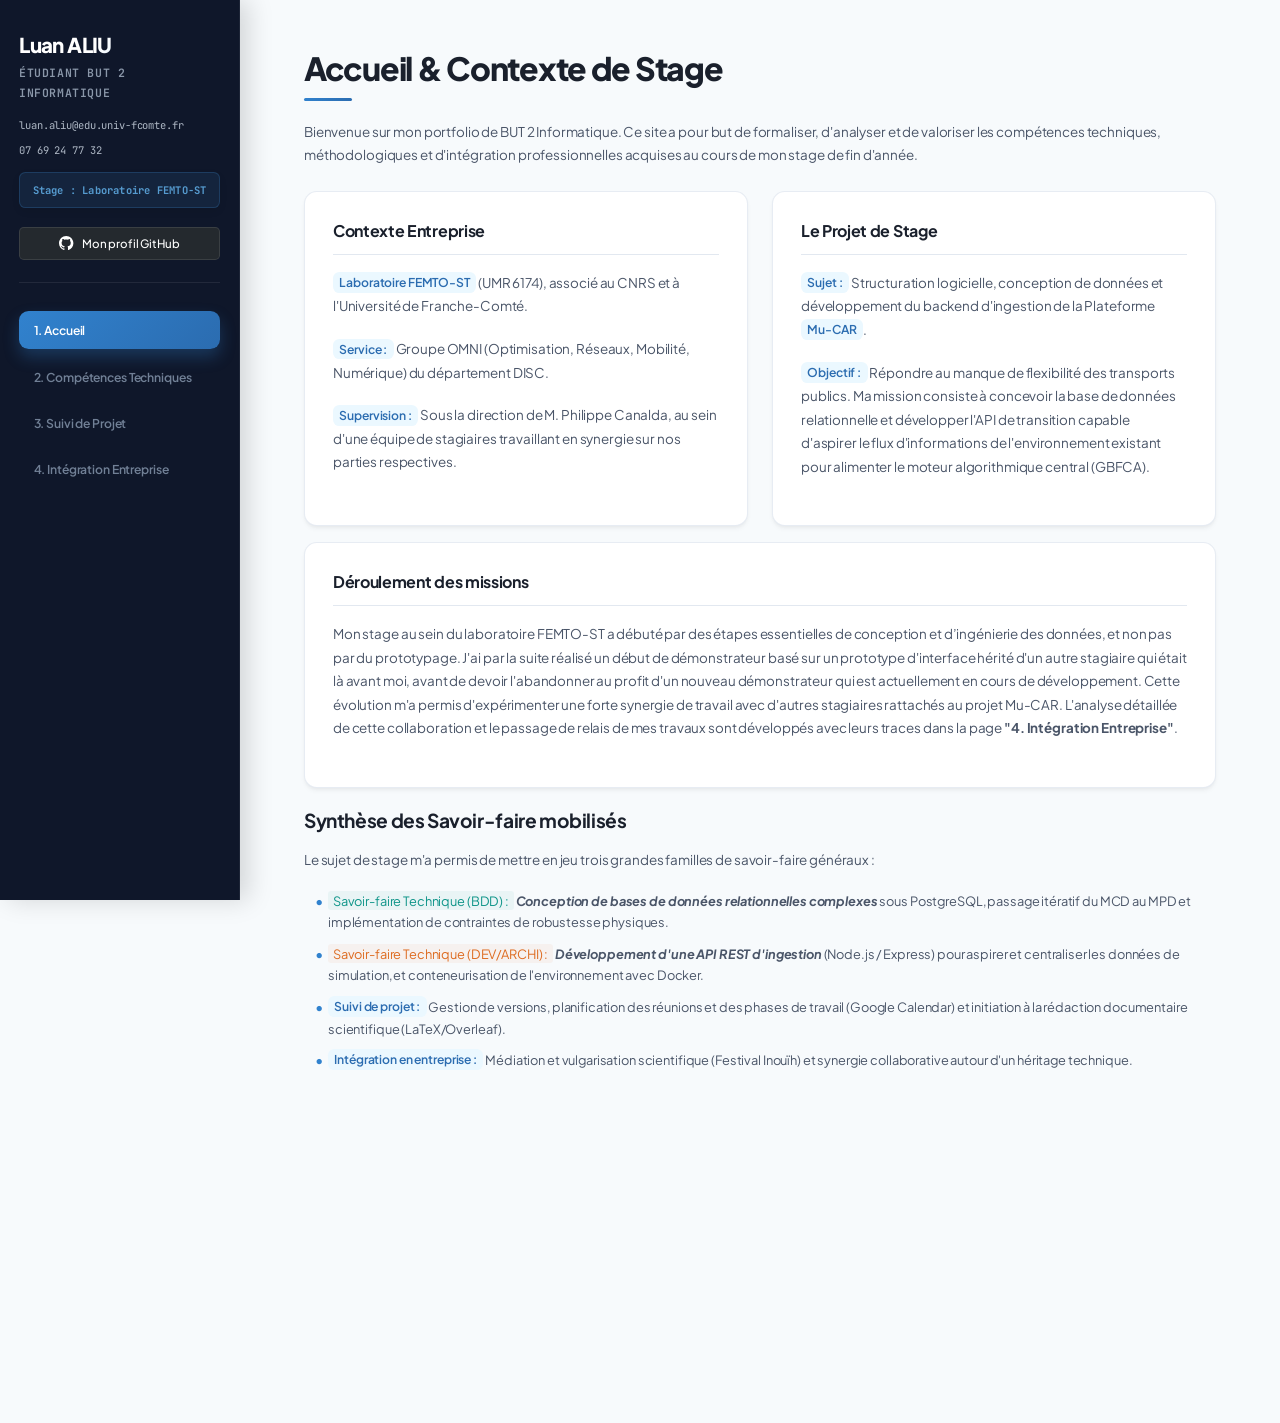
<file: index.html>
<!DOCTYPE html>
<html lang="fr">
<head>
    <meta charset="UTF-8">
    <meta name="viewport" content="width=device-width, initial-scale=1.0">
    <title>Portfolio BUT 2 - Accueil</title>
    <link rel="stylesheet" href="css/style.css">
</head>
<body>

    <div id="sidebar">
        <div id="profile-header">
            <h1>Luan ALIU</h1>
            <p class="title-sub">Étudiant BUT 2 Informatique</p>
            <p>luan.aliu@edu.univ-fcomte.fr</p>
            <p>07 69 24 77 32</p>
            <p class="lab-info">Stage : Laboratoire FEMTO-ST</p>
            <a href="https://github.com/aliuluan" target="_blank" class="github-btn">
                <svg viewBox="0 0 24 24" class="github-icon">
                    <path d="M12 0c-6.626 0-12 5.373-12 12 0 5.302 3.438 9.8 8.207 11.387.599.111.793-.261.793-.577v-2.234c-3.338.726-4.033-1.416-4.033-1.416-.546-1.387-1.333-1.756-1.333-1.756-1.089-.745.083-.729.083-.729 1.205.084 1.839 1.237 1.839 1.237 1.07 1.834 2.807 1.304 3.492.997.107-.775.418-1.305.762-1.604-2.665-.305-5.467-1.334-5.467-5.931 0-1.311.469-2.381 1.236-3.221-.124-.303-.535-1.524.117-3.176 0 0 1.008-.322 3.301 1.23.957-.266 1.983-.399 3.003-.404 1.02.005 2.047.138 3.006.404 2.291-1.552 3.297-1.23 3.297-1.23.653 1.653.242 2.874.118 3.176.77.84 1.235 1.911 1.235 3.221 0 4.609-2.807 5.624-5.479 5.921.43.372.823 1.102.823 2.222v3.293c0 .319.192.694.801.576 4.765-1.589 8.199-6.086 8.199-11.386 0-6.627-5.373-12-12-12z"/>
                </svg>
                Mon profil GitHub
            </a>
        </div>
        <nav class="main-nav">
            <a href="index.html" class="nav-link active">1. Accueil</a>
            <a href="technique.html" class="nav-link">2. Compétences Techniques</a>
            <a href="projet.html" class="nav-link">3. Suivi de Projet</a>
            <a href="entreprise.html" class="nav-link">4. Intégration Entreprise</a>
        </nav>
    </div>

    <div id="main-content">
        <h2>Accueil & Contexte de Stage</h2>
        <p>Bienvenue sur mon portfolio de BUT 2 Informatique. Ce site a pour but de formaliser, d'analyser et de valoriser les compétences techniques, méthodologiques et d'intégration professionnelles acquises au cours de mon stage de fin d'année.</p>
        
        <div class="flex-container">
            <div class="card">
                <h3>Contexte Entreprise</h3>
                <p><span class="highlight">Laboratoire FEMTO-ST</span> (UMR 6174), associé au CNRS et à l'Université de Franche-Comté.</p>
                <p><span class="highlight">Service :</span> Groupe OMNI (Optimisation, Réseaux, Mobilité, Numérique) du département DISC.</p>
                <p><span class="highlight">Supervision :</span> Sous la direction de M. Philippe Canalda, au sein d'une équipe de stagiaires travaillant en synergie sur nos parties respectives.</p>
            </div>
            <div class="card">
                <h3>Le Projet de Stage</h3>
                <p><span class="highlight">Sujet :</span> Structuration logicielle, conception de données et développement du backend d'ingestion de la Plateforme <span class="highlight">Mu-CAR</span>.</p>
                <p><span class="highlight">Objectif :</span> Répondre au manque de flexibilité des transports publics. Ma mission consiste à concevoir la base de données relationnelle et développer l'API de transition capable d'aspirer le flux d'informations de l'environnement existant pour alimenter le moteur algorithmique central (GBFCA).</p>
            </div>
        </div>

        <div class="card" style="margin-top: 20px;">
            <h3>Déroulement des missions</h3>
            <p>Mon stage au sein du laboratoire FEMTO-ST a débuté par des étapes essentielles de conception et d’ingénierie des données, et non pas par du prototypage. J'ai par la suite réalisé un début de démonstrateur basé sur un prototype d'interface hérité d'un autre stagiaire qui était là avant moi, avant de devoir l'abandonner au profit d'un nouveau démonstrateur qui est actuellement en cours de développement. Cette évolution m'a permis d'expérimenter une forte synergie de travail avec d'autres stagiaires rattachés au projet Mu-CAR. L'analyse détaillée de cette collaboration et le passage de relais de mes travaux sont développés avec leurs traces dans la page <b>"4. Intégration Entreprise"</b>.</p>
        </div>

        <h3 style="margin-top: 25px;">Synthèse des Savoir-faire mobilisés</h3>
        <p>Le sujet de stage m'a permis de mettre en jeu trois grandes familles de savoir-faire généraux :</p>
        <ul>
            <li><span class="sf-bdd">Savoir-faire Technique (BDD) :</span> <i><b>Conception de bases de données relationnelles complexes</b></i> sous PostgreSQL, passage itératif du MCD au MPD et implémentation de contraintes de robustesse physiques.</li>
            <li><span class="sf-dev">Savoir-faire Technique (DEV/ARCHI) :</span> <i><b>Développement d'une API REST d'ingestion</b></i> (Node.js / Express) pour aspirer et centraliser les données de simulation, et conteneurisation de l'environnement avec Docker.</li>
            <li><span class="highlight">Suivi de projet :</span> Gestion de versions, planification des réunions et des phases de travail (Google Calendar) et initiation à la rédaction documentaire scientifique (LaTeX/Overleaf).</li>
            <li><span class="highlight">Intégration en entreprise :</span> Médiation et vulgarisation scientifique (Festival Inouïh) et synergie collaborative autour d'un héritage technique.</li>
        </ul>
    </div>

</body>
</html>
</file>
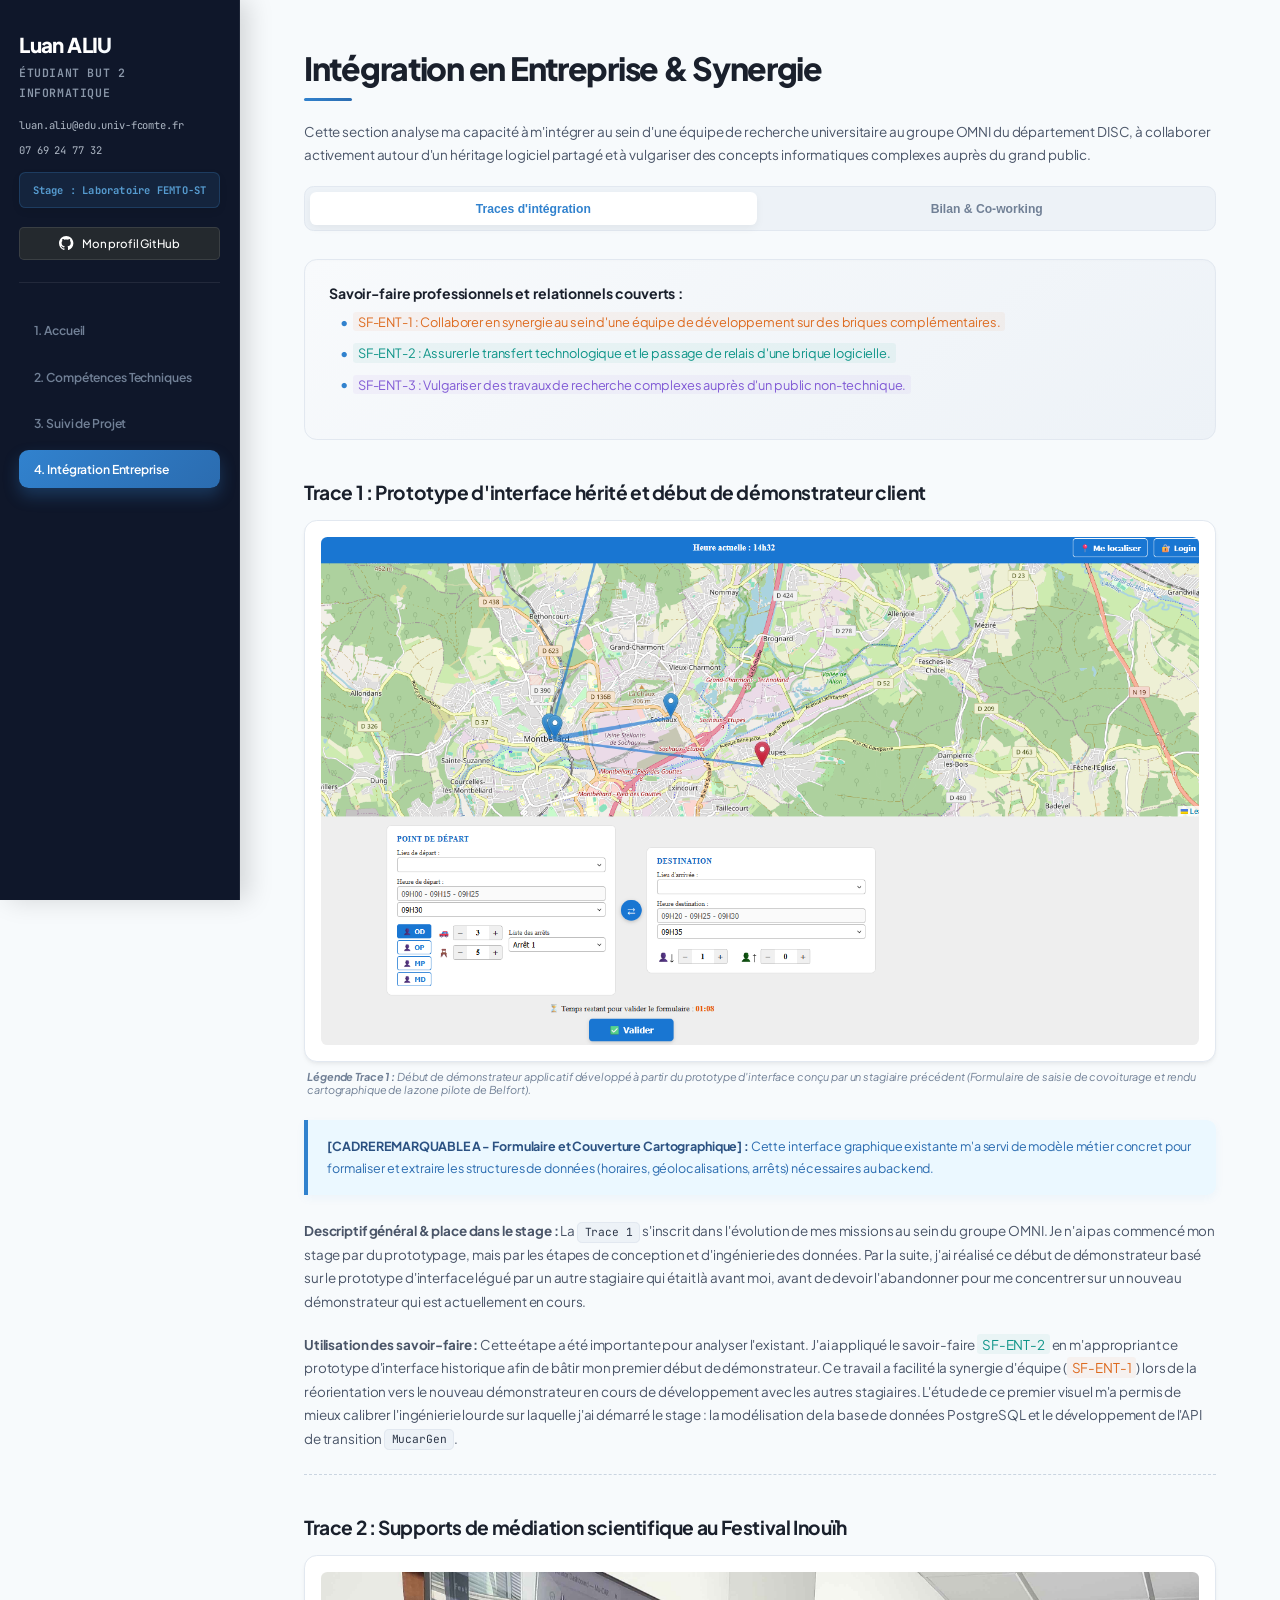
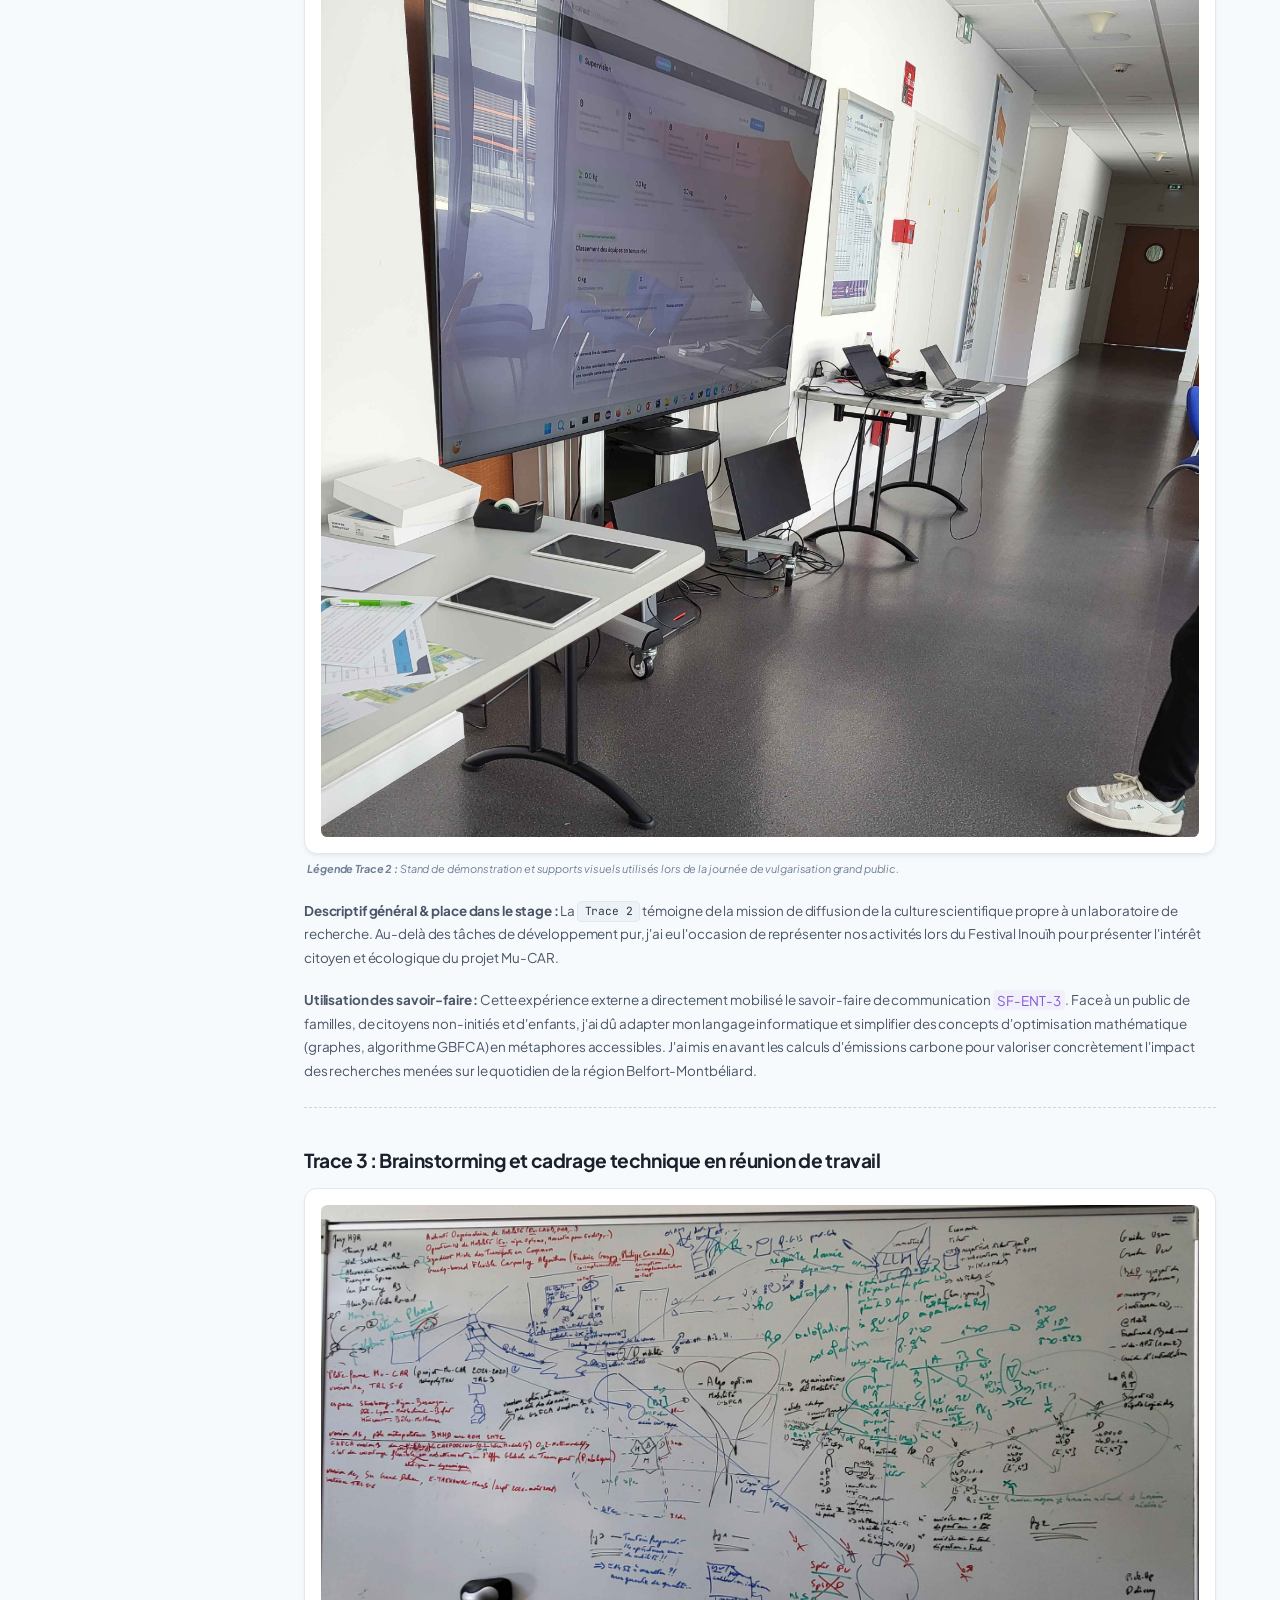
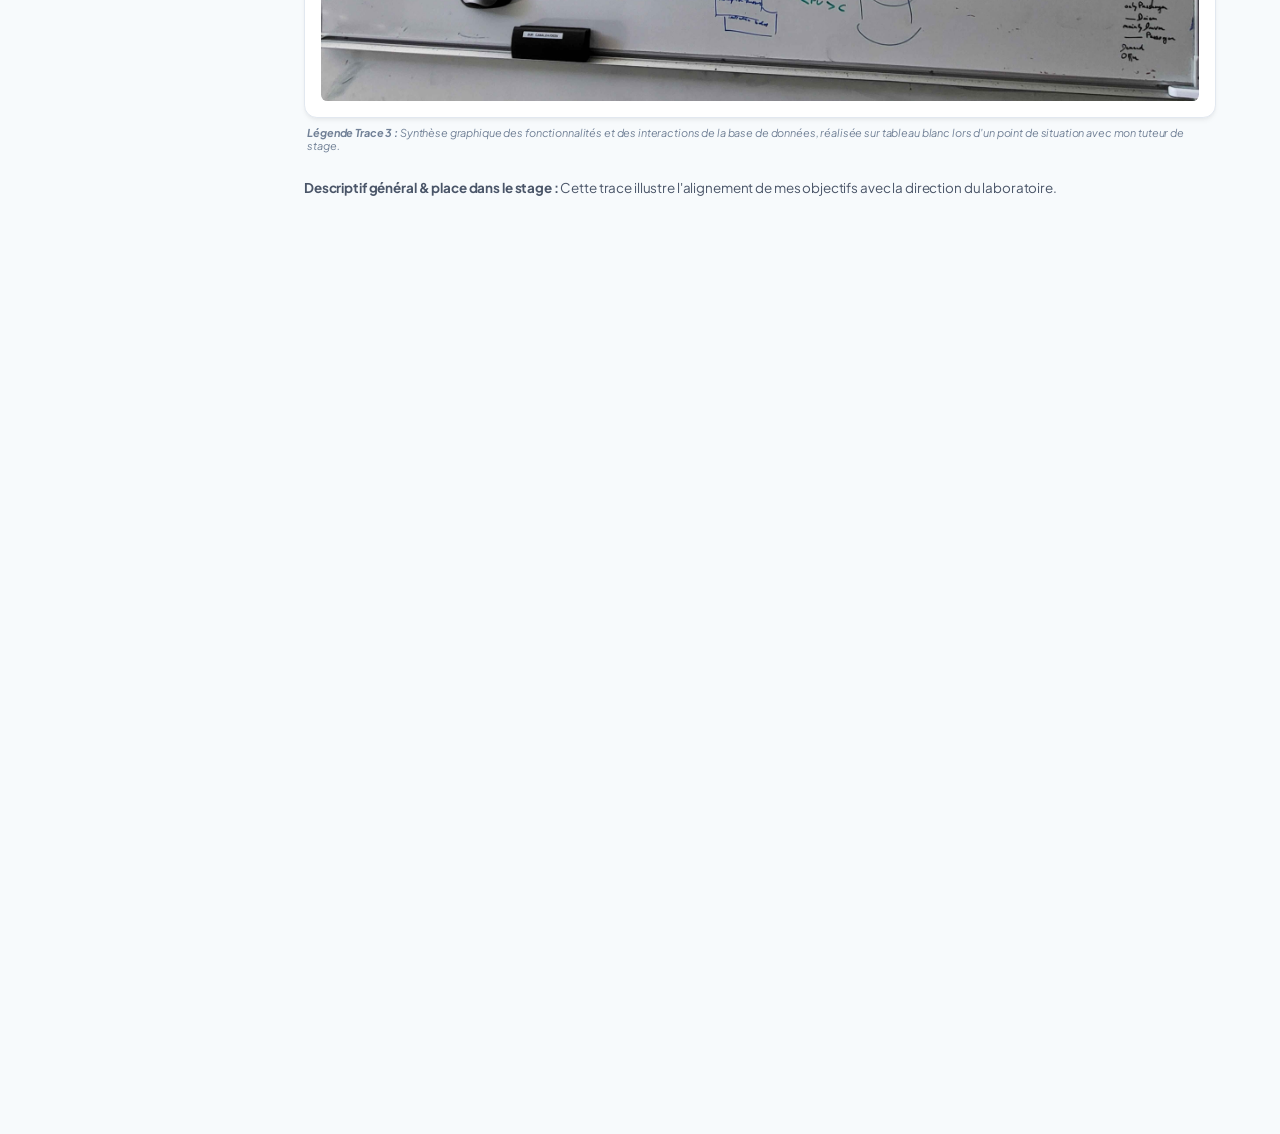
<file: entreprise.html>
<!DOCTYPE html>
<html lang="fr">
<head>
    <meta charset="UTF-8">
    <meta name="viewport" content="width=device-width, initial-scale=1.0">
    <title>Portfolio BUT 2 - Intégration Entreprise</title>
    <link rel="stylesheet" href="css/style.css">
</head>
<body>

    <div id="sidebar">
        <div id="profile-header">
            <h1>Luan ALIU</h1>
            <p class="title-sub">Étudiant BUT 2 Informatique</p>
            <p>luan.aliu@edu.univ-fcomte.fr</p>
            <p>07 69 24 77 32</p>
            <p class="lab-info">Stage : Laboratoire FEMTO-ST</p>
            <a href="https://github.com/aliuluan" target="_blank" class="github-btn">
                <svg viewBox="0 0 24 24" class="github-icon">
                    <path d="M12 0c-6.626 0-12 5.373-12 12 0 5.302 3.438 9.8 8.207 11.387.599.111.793-.261.793-.577v-2.234c-3.338.726-4.033-1.416-4.033-1.416-.546-1.387-1.333-1.756-1.333-1.756-1.089-.745.083-.729.083-.729 1.205.084 1.839 1.237 1.839 1.237 1.07 1.834 2.807 1.304 3.492.997.107-.775.418-1.305.762-1.604-2.665-.305-5.467-1.334-5.467-5.931 0-1.311.469-2.381 1.236-3.221-.124-.303-.535-1.524.117-3.176 0 0 1.008-.322 3.301 1.23.957-.266 1.983-.399 3.003-.404 1.02.005 2.047.138 3.006.404 2.291-1.552 3.297-1.23 3.297-1.23.653 1.653.242 2.874.118 3.176.77.84 1.235 1.911 1.235 3.221 0 4.609-2.807 5.624-5.479 5.921.43.372.823 1.102.823 2.222v3.293c0 .319.192.694.801.576 4.765-1.589 8.199-6.086 8.199-11.386 0-6.627-5.373-12-12-12z"/>
                </svg>
                Mon profil GitHub
            </a>
        </div>
        <nav class="main-nav">
            <a href="index.html" class="nav-link">1. Accueil</a>
            <a href="technique.html" class="nav-link">2. Compétences Techniques</a>
            <a href="projet.html" class="nav-link">3. Suivi de Projet</a>
            <a href="entreprise.html" class="nav-link active">4. Intégration Entreprise</a>
        </nav>
    </div>

    <div id="main-content">
        <h2>Intégration en Entreprise & Synergie</h2>
        <p>Cette section analyse ma capacité à m'intégrer au sein d'une équipe de recherche universitaire au groupe OMNI du département DISC, à collaborer activement autour d'un héritage logiciel partagé et à vulgariser des concepts informatiques complexes auprès du grand public.</p>
        
        <div class="sub-nav-container">
            <button class="sub-btn active" onclick="switchSubPage('ent-traces')">Traces d'intégration</button>
            <button class="sub-btn" onclick="switchSubPage('ent-bilan')">Bilan & Co-working</button>
        </div>

        <div id="ent-traces" class="sub-page active">
            
            <div class="skills-list-box">
                <h4>Savoir-faire professionnels et relationnels couverts :</h4>
                <ul>
                    <li><span class="sf-dev">SF-ENT-1 : Collaborer en synergie au sein d'une équipe de développement sur des briques complémentaires.</span></li>
                    <li><span class="sf-bdd">SF-ENT-2 : Assurer le transfert technologique et le passage de relais d'une brique logicielle.</span></li>
                    <li><span class="sf-archi">SF-ENT-3 : Vulgariser des travaux de recherche complexes auprès d'un public non-technique.</span></li>
                </ul>
            </div>

            <h3>Trace 1 : Prototype d'interface hérité et début de démonstrateur client</h3>
            <div class="trace-image-wrapper">
                <img src="images/demonstrateur_v1.png" alt="Début de démonstrateur basé sur l'interface existante" class="portfolio-img">
            </div>
            <span class="trace-caption"><b>Légende Trace 1 :</b> Début de démonstrateur applicatif développé à partir du prototype d'interface conçu par un stagiaire précédent (Formulaire de saisie de covoiturage et rendu cartographique de la zone pilote de Belfort).</span>

            <div class="visual-callout-box">
                <b>[CADRE REMARQUABLE A - Formulaire et Couverture Cartographique] :</b> Cette interface graphique existante m'a servi de modèle métier concret pour formaliser et extraire les structures de données (horaires, géolocalisations, arrêts) nécessaires au backend.
            </div>
            
            <p><b>Descriptif général & place dans le stage :</b> La <tt>Trace 1</tt> s'inscrit dans l'évolution de mes missions au sein du groupe OMNI. Je n'ai pas commencé mon stage par du prototypage, mais par les étapes de conception et d'ingénierie des données. Par la suite, j'ai réalisé ce début de démonstrateur basé sur le prototype d'interface légué par un autre stagiaire qui était là avant moi, avant de devoir l'abandonner pour me concentrer sur un nouveau démonstrateur qui est actuellement en cours.</p>
            
            <p><b>Utilisation des savoir-faire :</b> Cette étape a été importante pour analyser l'existant. J'ai appliqué le savoir-faire <span class="sf-bdd">SF-ENT-2</span> en m'appropriant ce prototype d'interface historique afin de bâtir mon premier début de démonstrateur. Ce travail a facilité la synergie d'équipe (<span class="sf-dev">SF-ENT-1</span>) lors de la réorientation vers le nouveau démonstrateur en cours de développement avec les autres stagiaires. L'étude de ce premier visuel m'a permis de mieux calibrer l'ingénierie lourde sur laquelle j'ai démarré le stage : la modélisation de la base de données PostgreSQL et le développement de l'API de transition <tt>MucarGen</tt>.</p>

            <hr style="margin: 30px 0; border: 0; border-top: 1px dashed #cbd5e1;">

            <h3>Trace 2 : Supports de médiation scientifique au Festival Inouïh</h3>
            <div class="trace-image-wrapper" style="text-align: center;">
                <img src="images/stand-mucar.jpg" alt="Stand de démonstration du projet Mu-CAR" class="portfolio-img">
            </div>
            <span class="trace-caption"><b>Légende Trace 2 :</b> Stand de démonstration et supports visuels utilisés lors de la journée de vulgarisation grand public.</span>
            
            <p><b>Descriptif général & place dans le stage :</b> La <tt>Trace 2</tt> témoigne de la mission de diffusion de la culture scientifique propre à un laboratoire de recherche. Au-delà des tâches de développement pur, j'ai eu l'occasion de représenter nos activités lors du Festival Inouïh pour présenter l'intérêt citoyen et écologique du projet Mu-CAR.</p>
            
            <p><b>Utilisation des savoir-faire :</b> Cette expérience externe a directement mobilisé le savoir-faire de communication <span class="sf-archi">SF-ENT-3</span>. Face à un public de familles, de citoyens non-initiés et d'enfants, j'ai dû adapter mon langage informatique et simplifier des concepts d'optimisation mathématique (graphes, algorithme GBFCA) en métaphores accessibles. J'ai mis en avant les calculs d'émissions carbone pour valoriser concrètement l'impact des recherches menées sur le quotidien de la région Belfort-Montbéliard.</p>
        
            <hr style="margin: 30px 0; border: 0; border-top: 1px dashed #cbd5e1;">

            <h3>Trace 3 : Brainstorming et cadrage technique en réunion de travail</h3>
            <div class="trace-image-wrapper" style="text-align: center;">
                <img src="images/tableau_mucar.jpg" alt="Tableau de réunion Mu-CAR" class="portfolio-img">
            </div>
            <span class="trace-caption"><b>Légende Trace 3 :</b> Synthèse graphique des fonctionnalités et des interactions de la base de données, réalisée sur tableau blanc lors d'un point de situation avec mon tuteur de stage.</span>
            
            <p><b>Descriptif général & place dans le stage :</b> Cette trace illustre l'alignement de mes objectifs avec la direction du laboratoire.</p>
        
        </div>

        <div id="ent-bilan" class="sub-page">
            <div class="card" style="margin-bottom: 25px;">
                <h4 style="margin-top: 0; color: #1e293b; font-size: 1.15rem;">Collaboration et transfert technologique en milieu de recherche</h4>
                <div style="margin-bottom: 12px;">
                    <span class="badge" style="background-color: #f59e0b;">Découverte milieu pro</span>
                    <span class="badge" style="background-color: #10b981;">Synergie d'équipe</span>
                    <span class="badge" style="background-color: #64748b;">Difficulté : Moyenne</span>
                </div>
                <p>S'intégrer au groupe OMNI a demandé une bonne adaptabilité. Mon travail a débuté par l'ingénierie des données plutôt que par le design graphique. Par la suite, le fait d'analyser le prototype d'interface laissé par un précédent stagiaire pour concevoir un début de démonstrateur (avant sa réorientation vers le modèle actuel en cours) m'a permis de mieux comprendre les besoins métiers du projet et de collaborer plus efficacement avec l'équipe.</p>
            </div>

            <div class="card" style="margin-bottom: 25px;">
                <h4 style="margin-top: 0; color: #1e293b; font-size: 1.15rem;">Médiation scientifique et vulgarisation publique</h4>
                <div style="margin-bottom: 12px;">
                    <span class="badge" style="background-color: #f59e0b;">Appris seul / en stage</span>
                    <span class="badge" style="background-color: #10b981;">Communication publique</span>
                    <span class="badge" style="background-color: #64748b;">Difficulté : Moyenne</span>
                </div>
                <p>Ma participation au Festival Inouïh organisé par le CNRS a exigé un important effort de traduction sémantique. Face à un public profane et familial, j'ai dû simplifier le fonctionnement du moteur algorithmique central du projet (l'algorithme d'optimisation mathématique GBFCA). Pour captiver l'audience, j'ai axé mon discours sur des démonstrations concrètes en convertissant les modèles d'agrégation théoriques en gains écologiques explicites (volume de Co2 évité et équivalent en arbres sauvés).</p>
            </div>

            <div class="card">
                <h3 style="margin-top: 0; border-bottom: 2px solid #e2e8f0; padding-bottom: 8px;">Évaluation du niveau - Posture Professionnelle et Synergie</h3>
                
                <div style="margin: 20px 0; font-family: sans-serif;">
                    <div style="margin-bottom: 10px;">
                        <strong>Avant stage :</strong> <span style="color: #ef4444; font-weight: bold;">Débutant</span> (Habitudes de travail collaboratif limitées aux projets de groupes académiques entre étudiants de même niveau).
                    </div>
                    <div>
                        <strong>Après stage :</strong> <span style="color: #3b82f6; font-weight: bold;">Intermédiaire / Progression satisfaisante</span> (Capacité à s'adapter à un flux de travail collaboratif, à l'existant technique et à communiquer avec des publics variés).
                    </div>
                </div>

                <p><i>Justification :</i> Ce stage au sein de FEMTO-ST m'a permis de progresser dans ma posture professionnelle. J'ai compris qu'un projet de recherche informatique évolue de manière collective et itérative, avec des phases de réorientation. Bien que je doive encore consolider mon autonomie face à la reprise de codes tiers complexes, cette expérience de co-working et l'opportunité de vulgarisation sur le stand du Festival Inouïh ont développé mes compétences relationnelles et ma communication orale.</p>
            </div>
        </div>
    </div>

    <script src="js/app.js"></script>
</body>
</html>
</file>
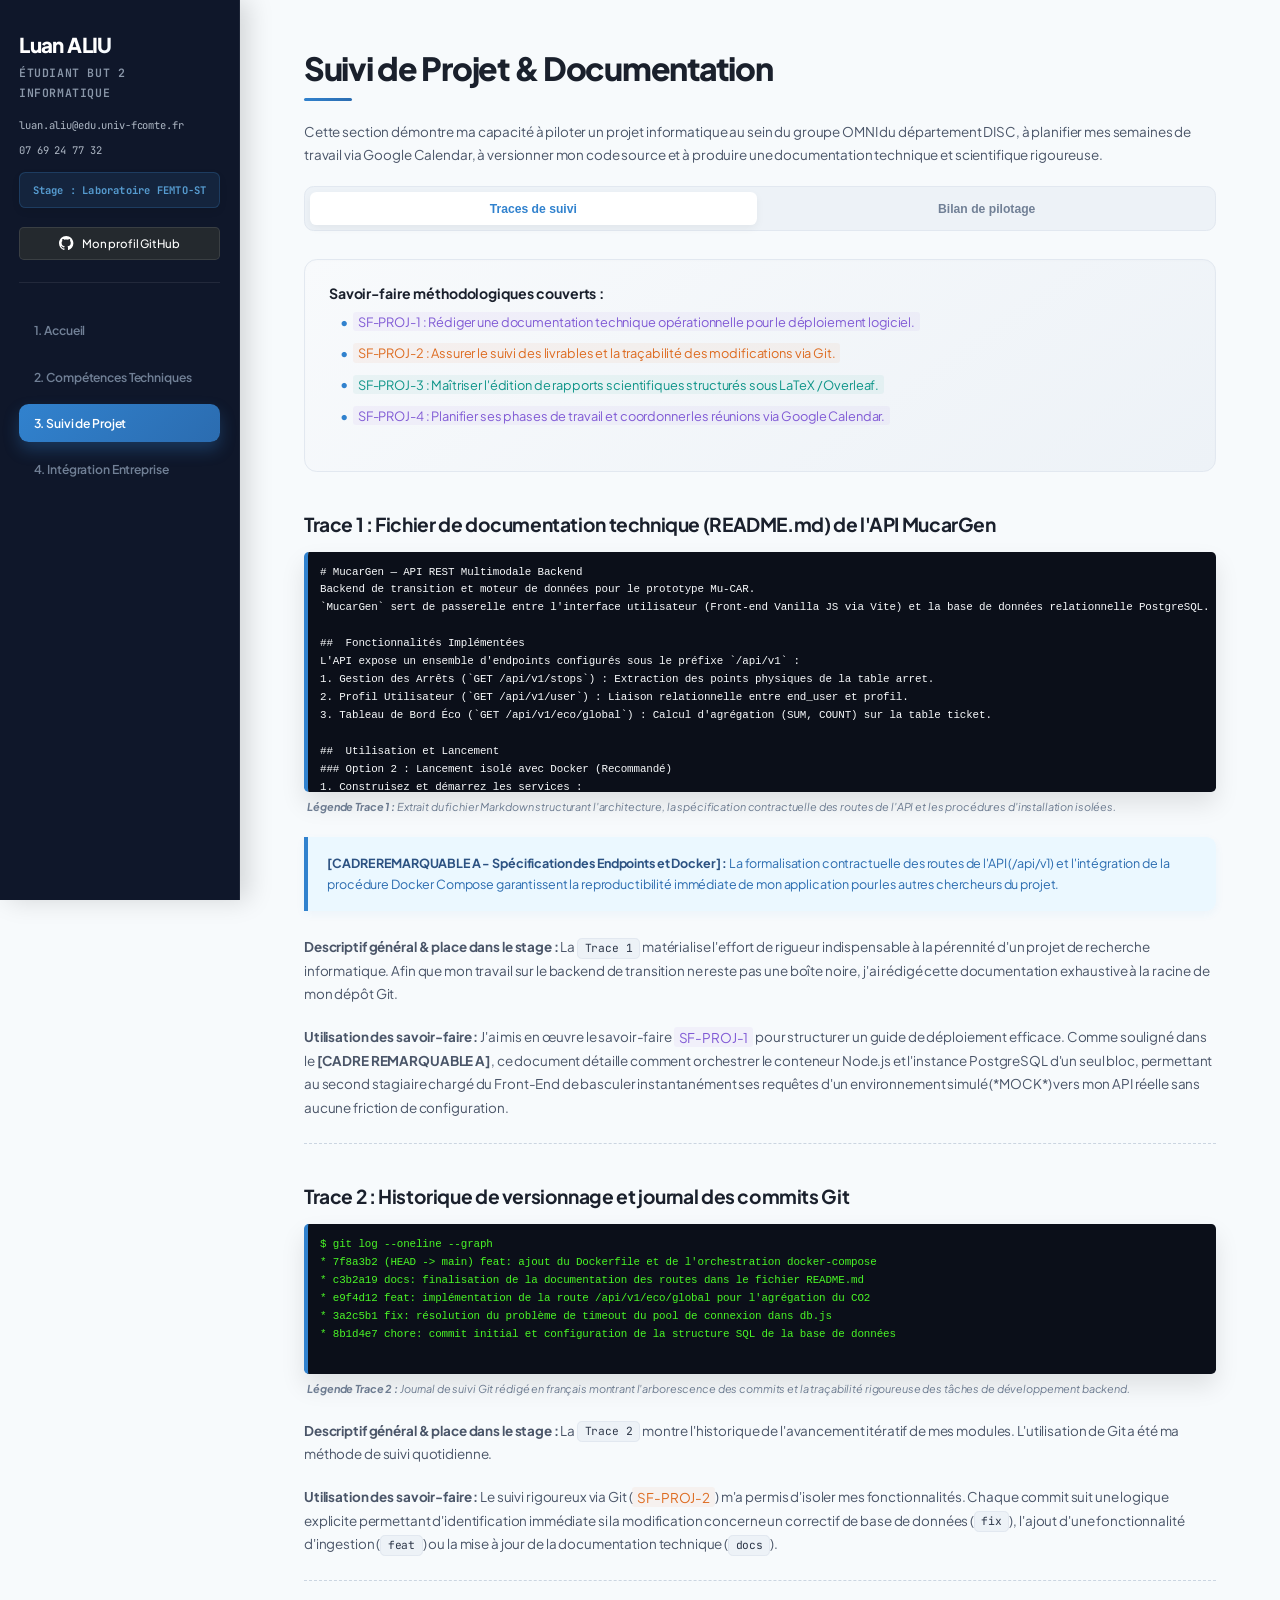
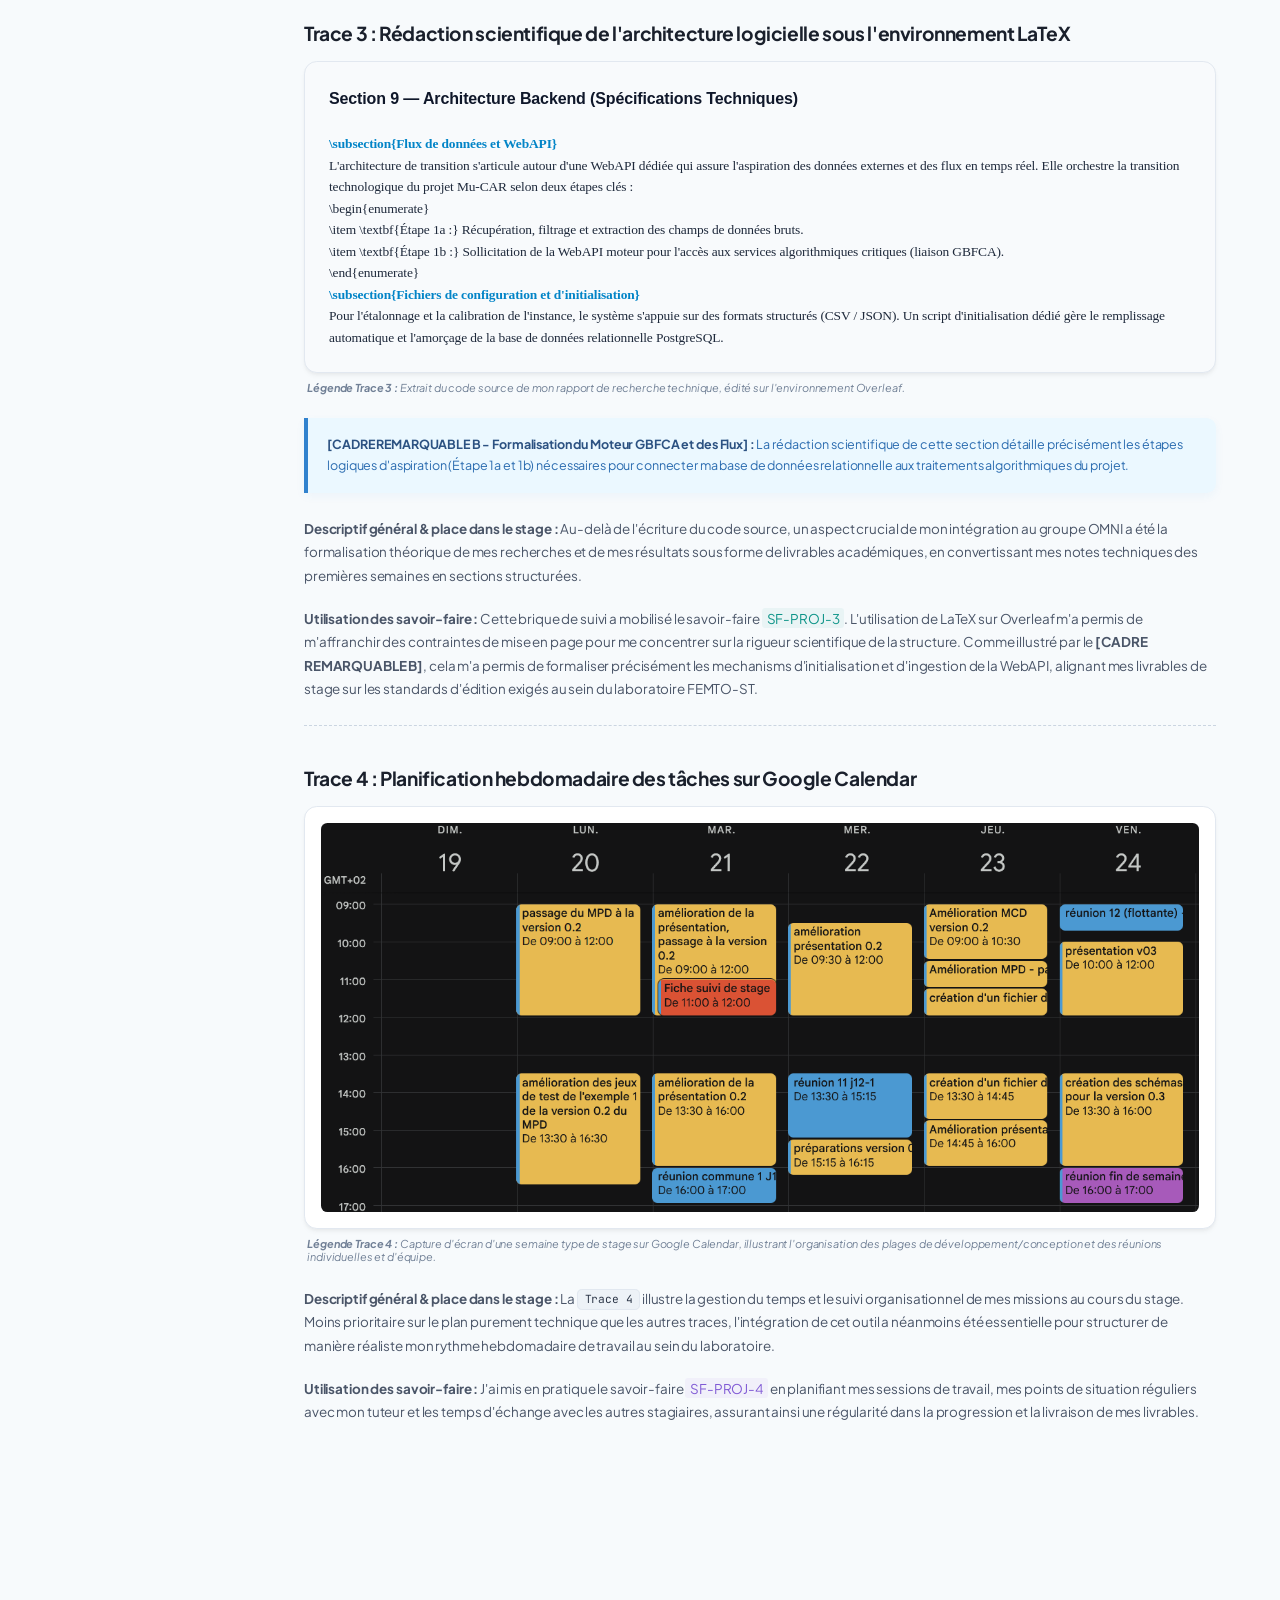
<file: projet.html>
<!DOCTYPE html>
<html lang="fr">
<head>
    <meta charset="UTF-8">
    <meta name="viewport" content="width=device-width, initial-scale=1.0">
    <title>Portfolio BUT 2 - Suivi de Projet</title>
    <link rel="stylesheet" href="css/style.css">
</head>
<body>

    <div id="sidebar">
        <div id="profile-header">
            <h1>Luan ALIU</h1>
            <p class="title-sub">Étudiant BUT 2 Informatique</p>
            <p>luan.aliu@edu.univ-fcomte.fr</p>
            <p>07 69 24 77 32</p>
            <p class="lab-info">Stage : Laboratoire FEMTO-ST</p>
            <a href="https://github.com/aliuluan" target="_blank" class="github-btn">
                <svg viewBox="0 0 24 24" class="github-icon">
                    <path d="M12 0c-6.626 0-12 5.373-12 12 0 5.302 3.438 9.8 8.207 11.387.599.111.793-.261.793-.577v-2.234c-3.338.726-4.033-1.416-4.033-1.416-.546-1.387-1.333-1.756-1.333-1.756-1.089-.745.083-.729.083-.729 1.205.084 1.839 1.237 1.839 1.237 1.07 1.834 2.807 1.304 3.492.997.107-.775.418-1.305.762-1.604-2.665-.305-5.467-1.334-5.467-5.931 0-1.311.469-2.381 1.236-3.221-.124-.303-.535-1.524.117-3.176 0 0 1.008-.322 3.301 1.23.957-.266 1.983-.399 3.003-.404 1.02.005 2.047.138 3.006.404 2.291-1.552 3.297-1.23 3.297-1.23.653 1.653.242 2.874.118 3.176.77.84 1.235 1.911 1.235 3.221 0 4.609-2.807 5.624-5.479 5.921.43.372.823 1.102.823 2.222v3.293c0 .319.192.694.801.576 4.765-1.589 8.199-6.086 8.199-11.386 0-6.627-5.373-12-12-12z"/>
                </svg>
                Mon profil GitHub
            </a>
        </div>
        <nav class="main-nav">
            <a href="index.html" class="nav-link">1. Accueil</a>
            <a href="technique.html" class="nav-link">2. Compétences Techniques</a>
            <a href="projet.html" class="nav-link active">3. Suivi de Projet</a>
            <a href="entreprise.html" class="nav-link">4. Intégration Entreprise</a>
        </nav>
    </div>

    <div id="main-content">
        <h2>Suivi de Projet & Documentation</h2>
        <p>Cette section démontre ma capacité à piloter un projet informatique au sein du groupe OMNI du département DISC, à planifier mes semaines de travail via Google Calendar, à versionner mon code source et à produire une documentation technique et scientifique rigoureuse.</p>
        
        <div class="sub-nav-container">
            <button class="sub-btn active" onclick="switchSubPage('proj-traces')">Traces de suivi</button>
            <button class="sub-btn" onclick="switchSubPage('proj-bilan')">Bilan de pilotage</button>
        </div>

        <div id="proj-traces" class="sub-page active">
            
            <div class="skills-list-box">
                <h4>Savoir-faire méthodologiques couverts :</h4>
                <ul>
                    <li><span class="sf-archi">SF-PROJ-1 : Rédiger une documentation technique opérationnelle pour le déploiement logiciel.</span></li>
                    <li><span class="sf-dev">SF-PROJ-2 : Assurer le suivi des livrables et la traçabilité des modifications via Git.</span></li>
                    <li><span class="sf-bdd">SF-PROJ-3 : Maîtriser l'édition de rapports scientifiques structurés sous LaTeX / Overleaf.</span></li>
                    <li><span class="sf-archi">SF-PROJ-4 : Planifier ses phases de travail et coordonner les réunions via Google Calendar.</span></li>
                </ul>
            </div>

            <h3>Trace 1 : Fichier de documentation technique (README.md) de l'API MucarGen</h3>
            <pre class="trace-box" style="max-height: 300px; overflow-y: scroll; background: #0f172a; color: #f8fafc; padding: 15px; border-radius: 6px; font-family: monospace; font-size: 0.85rem;">
# MucarGen — API REST Multimodale Backend
Backend de transition et moteur de données pour le prototype Mu-CAR.
`MucarGen` sert de passerelle entre l'interface utilisateur (Front-end Vanilla JS via Vite) et la base de données relationnelle PostgreSQL.

##  Fonctionnalités Implémentées
L'API expose un ensemble d'endpoints configurés sous le préfixe `/api/v1` :
1. Gestion des Arrêts (`GET /api/v1/stops`) : Extraction des points physiques de la table arret.
2. Profil Utilisateur (`GET /api/v1/user`) : Liaison relationnelle entre end_user et profil.
3. Tableau de Bord Éco (`GET /api/v1/eco/global`) : Calcul d'agrégation (SUM, COUNT) sur la table ticket.

##  Utilisation et Lancement
### Option 2 : Lancement isolé avec Docker (Recommandé)
1. Construisez et démarrez les services :
   docker-compose up --build
            </pre>
            <span class="trace-caption"><b>Légende Trace 1 :</b> Extrait du fichier Markdown structurant l'architecture, la spécification contractuelle des routes de l'API et les procédures d'installation isolées.</span>

            <div class="visual-callout-box">
                <b>[CADRE REMARQUABLE A - Spécification des Endpoints et Docker] :</b> La formalisation contractuelle des routes de l'API (/api/v1) et l'intégration de la procédure Docker Compose garantissent la reproductibilité immédiate de mon application pour les autres chercheurs du projet.
            </div>
            
            <p><b>Descriptif général & place dans le stage :</b> La <tt>Trace 1</tt> matérialise l'effort de rigueur indispensable à la pérennité d'un projet de recherche informatique. Afin que mon travail sur le backend de transition ne reste pas une boîte noire, j'ai rédigé cette documentation exhaustive à la racine de mon dépôt Git.</p>
            
            <p><b>Utilisation des savoir-faire :</b> J'ai mis en œuvre le savoir-faire <span class="sf-archi">SF-PROJ-1</span> pour structurer un guide de déploiement efficace. Comme souligné dans le <b>[CADRE REMARQUABLE A]</b>, ce document détaille comment orchestrer le conteneur Node.js et l'instance PostgreSQL d'un seul bloc, permettant au second stagiaire chargé du Front-End de basculer instantanément ses requêtes d'un environnement simulé (*MOCK*) vers mon API réelle sans aucune friction de configuration.</p>

            <hr style="margin: 30px 0; border: 0; border-top: 1px dashed #cbd5e1;">

            <h3>Trace 2 : Historique de versionnage et journal des commits Git</h3>
            <pre class="trace-box" style="background: #1e1e1e; color: #4af626; padding: 15px; border-radius: 6px; font-family: monospace; font-size: 0.85rem;">
$ git log --oneline --graph
* 7f8a3b2 (HEAD -> main) feat: ajout du Dockerfile et de l'orchestration docker-compose
* c3b2a19 docs: finalisation de la documentation des routes dans le fichier README.md
* e9f4d12 feat: implémentation de la route /api/v1/eco/global pour l'agrégation du CO2
* 3a2c5b1 fix: résolution du problème de timeout du pool de connexion dans db.js
* 8b1d4e7 chore: commit initial et configuration de la structure SQL de la base de données
            </pre>
            <span class="trace-caption"><b>Légende Trace 2 :</b> Journal de suivi Git rédigé en français montrant l'arborescence des commits et la traçabilité rigoureuse des tâches de développement backend.</span>
            
            <p><b>Descriptif général & place dans le stage :</b> La <tt>Trace 2</tt> montre l'historique de l'avancement itératif de mes modules. L'utilisation de Git a été ma méthode de suivi quotidienne.</p>
            
            <p><b>Utilisation des savoir-faire :</b> Le suivi rigoureux via Git (<span class="sf-dev">SF-PROJ-2</span>) m'a permis d'isoler mes fonctionnalités. Chaque commit suit une logique explicite permettant d'identification immédiate si la modification concerne un correctif de base de données (<tt>fix</tt>), l'ajout d'une fonctionnalité d'ingestion (<tt>feat</tt>) ou la mise à jour de la documentation technique (<tt>docs</tt>).</p>

            <hr style="margin: 30px 0; border: 0; border-top: 1px dashed #cbd5e1;">

            <h3>Trace 3 : Rédaction scientifique de l'architecture logicielle sous l'environnement LaTeX</h3>
            <div class="trace-image-wrapper" style="text-align: center; padding: 30px; background: #f8fafc; border: 1px solid #e2e8f0;">
                <p style="color: #1e293b; font-family: serif; font-size: 1.05rem; margin: 0; text-align: left; line-height: 1.6;">
                    <b style="font-size: 1.25rem; font-family: sans-serif; color: #0f172a;">Section 9 — Architecture Backend (Spécifications Techniques)</b><br><br>
                    <span style="color: #0284c7; font-weight: bold;">\subsection{Flux de données et WebAPI}</span><br>
                    L'architecture de transition s'articule autour d'une WebAPI dédiée qui assure l'aspiration des données externes et des flux en temps réel. Elle orchestre la transition technologique du projet Mu-CAR selon deux étapes clés :<br>
                    \begin{enumerate}<br>
                    \item \textbf{Étape 1a :} Récupération, filtrage et extraction des champs de données bruts.<br>
                    \item \textbf{Étape 1b :} Sollicitation de la WebAPI moteur pour l'accès aux services algorithmiques critiques (liaison GBFCA).<br>
                    \end{enumerate}<br>
                    <span style="color: #0284c7; font-weight: bold;">\subsection{Fichiers de configuration et d'initialisation}</span><br>
                    Pour l'étalonnage et la calibration de l'instance, le système s'appuie sur des formats structurés (CSV / JSON). Un script d'initialisation dédié gère le remplissage automatique et l'amorçage de la base de données relationnelle PostgreSQL.
                </p>
            </div>
            <span class="trace-caption"><b>Légende Trace 3 :</b> Extrait du code source de mon rapport de recherche technique, édité sur l'environnement Overleaf.</span>

            <div class="visual-callout-box">
                <b>[CADRE REMARQUABLE B - Formalisation du Moteur GBFCA et des Flux] :</b> La rédaction scientifique de cette section détaille précisément les étapes logiques d'aspiration (Étape 1a et 1b) nécessaires pour connecter ma base de données relationnelle aux traitements algorithmiques du projet.
            </div>

            <p><b>Descriptif général & place dans le stage :</b> Au-delà de l'écriture du code source, un aspect crucial de mon intégration au groupe OMNI a été la formalisation théorique de mes recherches et de mes résultats sous forme de livrables académiques, en convertissant mes notes techniques des premières semaines en sections structurées.</p>
            
            <p><b>Utilisation des savoir-faire :</b> Cette brique de suivi a mobilisé le savoir-faire <span class="sf-bdd">SF-PROJ-3</span>. L'utilisation de LaTeX sur Overleaf m'a permis de m'affranchir des contraintes de mise en page pour me concentrer sur la rigueur scientifique de la structure. Comme illustré par le <b>[CADRE REMARQUABLE B]</b>, cela m'a permis de formaliser précisément les mechanisms d'initialisation et d'ingestion de la WebAPI, alignant mes livrables de stage sur les standards d'édition exigés au sein du laboratoire FEMTO-ST.</p>

            <hr style="margin: 30px 0; border: 0; border-top: 1px dashed #cbd5e1;">

            <h3>Trace 4 : Planification hebdomadaire des tâches sur Google Calendar</h3>
            <div class="trace-image-wrapper">
                <img src="images/google_calendar.png" alt="Planning hebdomadaire Google Calendar" class="portfolio-img">
            </div>
            <span class="trace-caption"><b>Légende Trace 4 :</b> Capture d'écran d'une semaine type de stage sur Google Calendar, illustrant l'organisation des plages de développement/conception et des réunions individuelles et d'équipe.</span>

            <p><b>Descriptif général & place dans le stage :</b> La <tt>Trace 4</tt> illustre la gestion du temps et le suivi organisationnel de mes missions au cours du stage. Moins prioritaire sur le plan purement technique que les autres traces, l'intégration de cet outil a néanmoins été essentielle pour structurer de manière réaliste mon rythme hebdomadaire de travail au sein du laboratoire.</p>
            
            <p><b>Utilisation des savoir-faire :</b> J'ai mis en pratique le savoir-faire <span class="sf-archi">SF-PROJ-4</span> en planifiant mes sessions de travail, mes points de situation réguliers avec mon tuteur et les temps d'échange avec les autres stagiaires, assurant ainsi une régularité dans la progression et la livraison de mes livrables.</p>
        </div>

        <div id="proj-bilan" class="sub-page">
            <div class="card" style="margin-bottom: 25px;">
                <h4 style="margin-top: 0; color: #1e293b; font-size: 1.15rem;">Gestion de versions et traçabilité du code source (Git)</h4>
                <div style="margin-bottom: 12px;">
                    <span class="badge" style="background-color: #3b82f6;">Inspiré des cours</span>
                    <span class="badge" style="background-color: #10b981;">Professionnalisé en stage</span>
                    <span class="badge" style="background-color: #64748b;">Difficulté : Faible</span>
                </div>
                <p>L'utilisation de Git en milieu professionnel impose une rigueur bien plus forte qu'en projet universitaire. Pour le projet <tt>MucarGen</tt>, j'ai adopté une nomenclature stricte de commits en français (<tt>feat:</tt>, <tt>fix:</tt>, <tt>docs:</tt>) afin de garantir une transparence complète auprès de mon tuteur de stage et de faciliter le suivi quotidien de l'avancement de mes modules.</p>
            </div>

            <div class="card" style="margin-bottom: 25px;">
                <h4 style="margin-top: 0; color: #1e293b; font-size: 1.15rem;">Documentation technique, planification et rédaction scientifique (Markdown, LaTeX & Google Calendar)</h4>
                <div style="margin-bottom: 12px;">
                    <span class="badge" style="background-color: #f59e0b;">Appris seul / en stage</span>
                    <span class="badge" style="background-color: #10b981;">Rigueur académique</span>
                    <span class="badge" style="background-color: #64748b;">Difficulté : Moyenne</span>
                </div>
                <p>Rédiger pour être relu et déployé par d'autres chercheurs est un défi méthodologique. J'ai structuré un fichier <tt>README.md</tt> exhaustif spécifiant chaque endpoint et formalisant l'orchestration sous Docker Compose. Parallèlement, l'organisation de mes phases de travail via Google Calendar m'a permis de structurer mon temps, tandis que l'apprentissage autonome de la syntaxe LaTeX sur l'éditeur Overleaf m'a aidé à formaliser l'architecture de la WebAPI et les flux d'ingestion (Étape 1a / 1b) dans le rapport technique du laboratoire.</p>
            </div>

            <div class="card">
                <h3 style="margin-top: 0; border-bottom: 2px solid #e2e8f0; padding-bottom: 8px;">Évaluation du niveau - Pilotage, Suivi et Documentation</h3>
                
                <div style="margin: 20px 0; font-family: sans-serif;">
                    <div style="margin-bottom: 10px;">
                        <strong>Avant stage :</strong> <span style="color: #f59e0b; font-weight: bold;">Intermédiaire</span> (Utilisation basique de Git pour les livrables de SAE scolaires, rapports rédigés sous des traitements de texte classiques).
                    </div>
                    <div>
                        <strong>Après stage :</strong> <span style="color: #3b82f6; font-weight: bold;">Confirmé / Progression satisfaisante</span> (Bonne application des standards documentaires et rigueur accrue dans l'organisation du temps et des livrables).
                    </div>
                </div>

                <p><i>Justification :</i> J'ai acquis de bons réflexes en documentant plus régulièrement mes développements et en planifiant mes tâches. Mes livrables techniques et mon arborescence de commits sont structurés de manière transparente. L'apprentissage de LaTeX et l'utilisation de Google Calendar ont représenté un effort d'organisation bénéfique, me permettant de fournir des documents conformes aux attentes du département DISC tout en respectant les échéances fixées avec mon tuteur.</p>
            </div>
        </div>
    </div>

    <script src="js/app.js"></script>
</body>
</html>
</file>
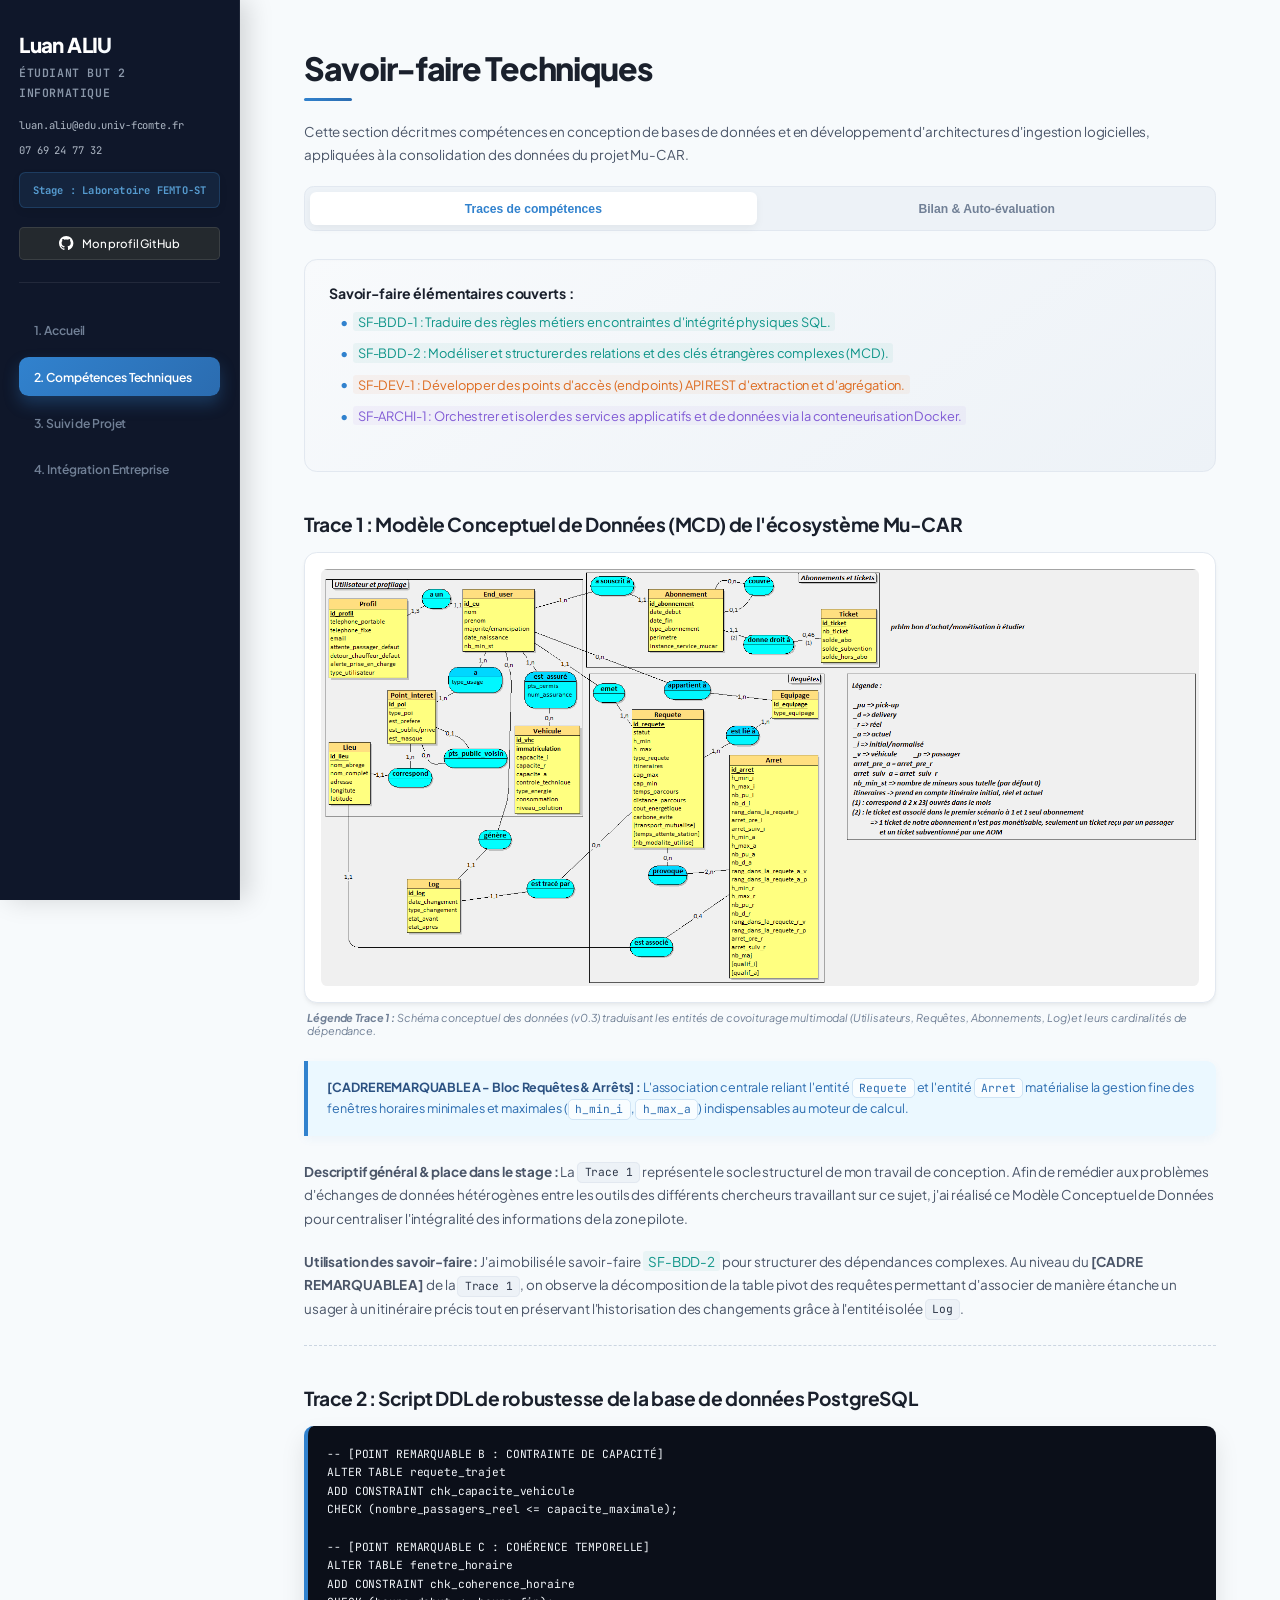
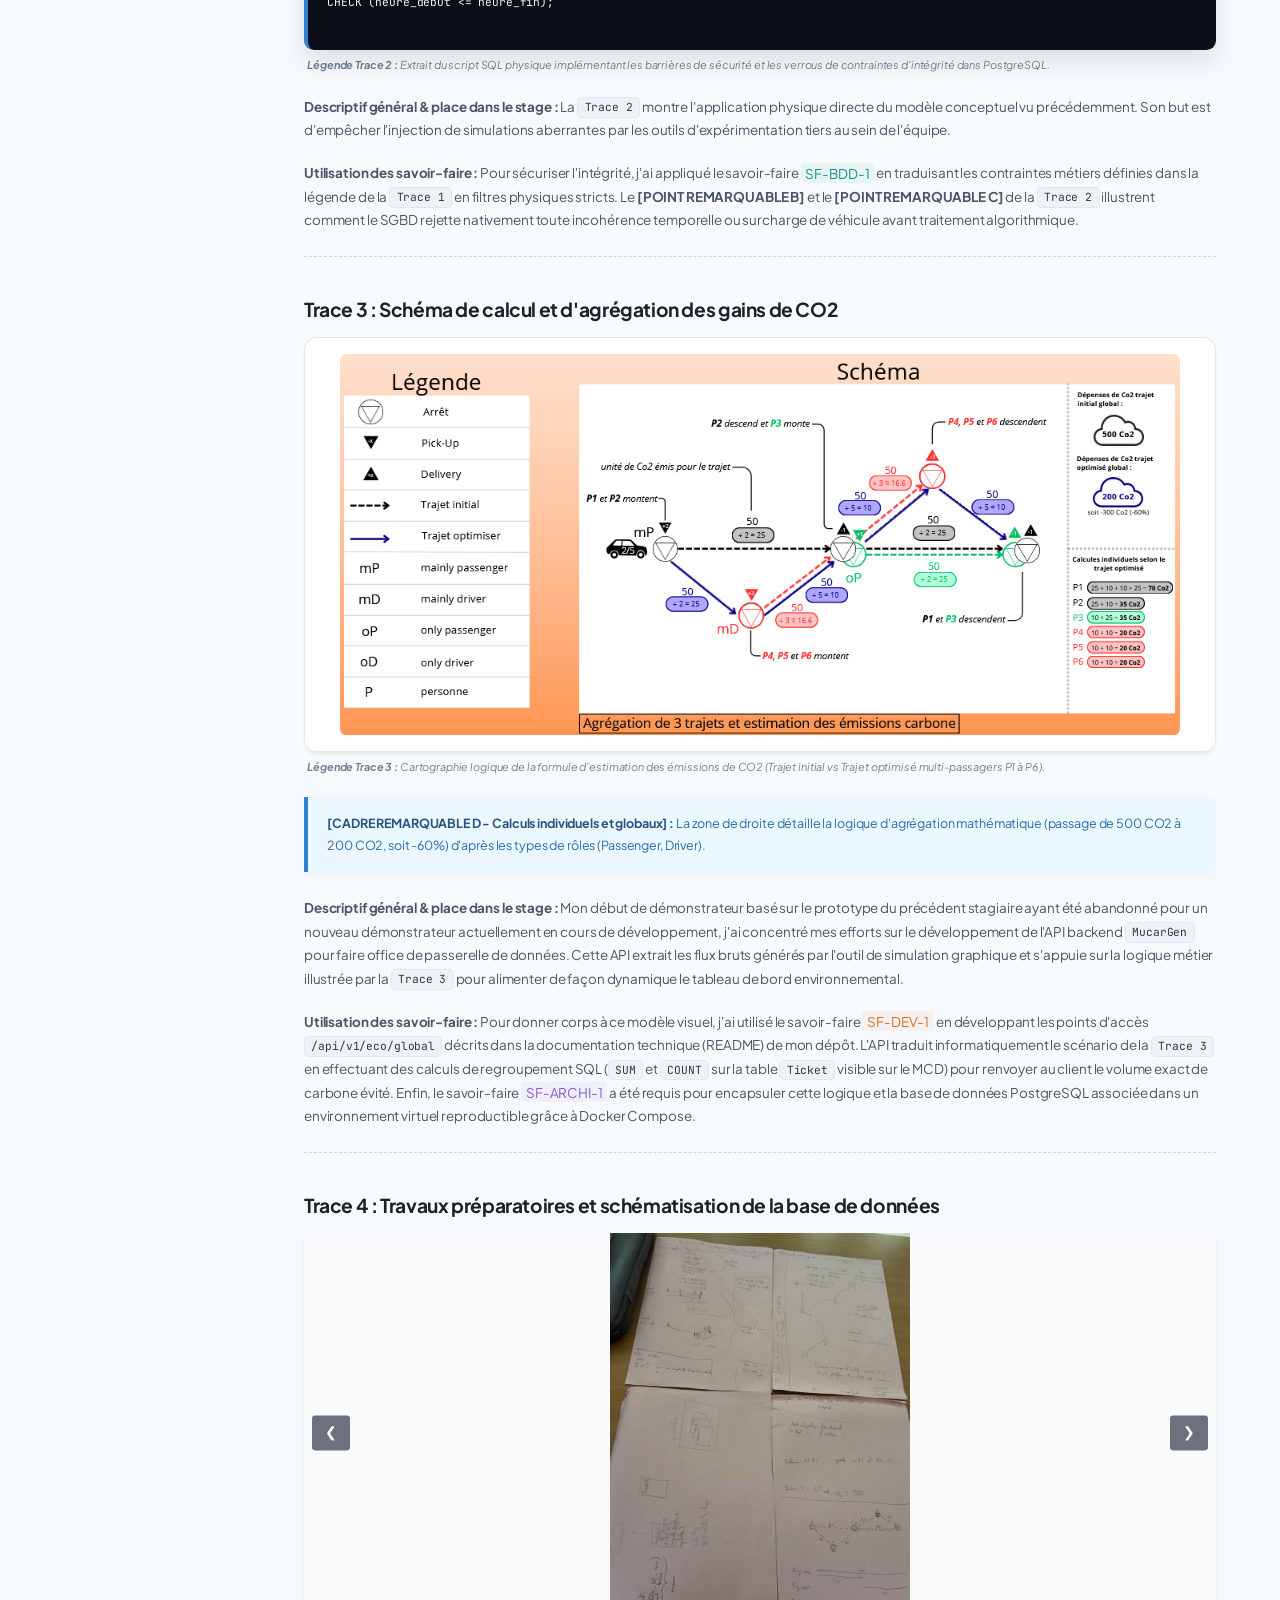
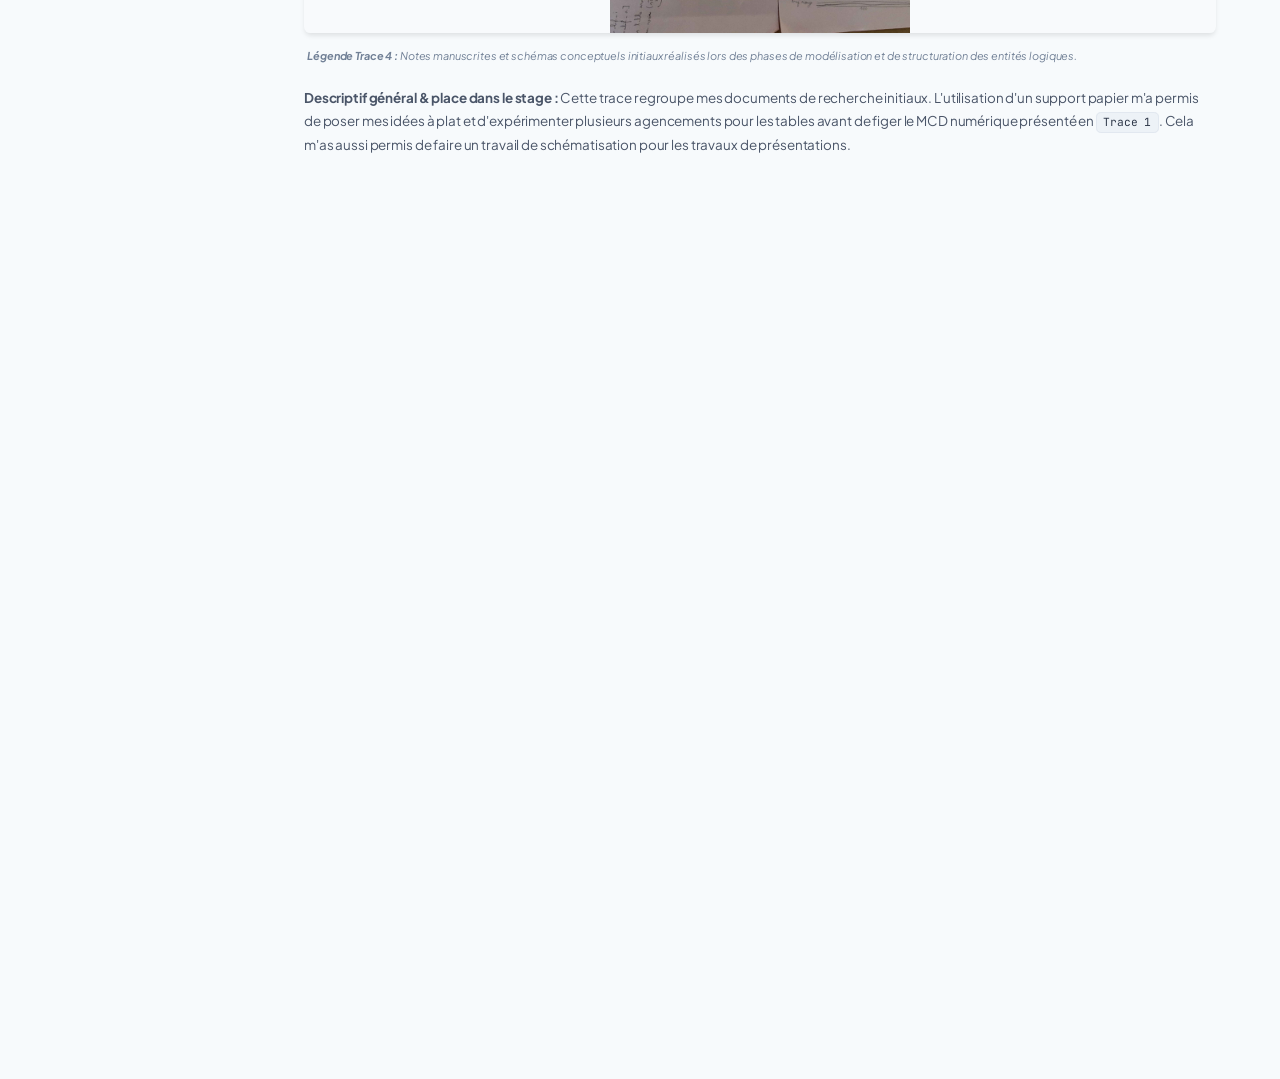
<file: technique.html>
<!DOCTYPE html>
<html lang="fr">
<head>
    <meta charset="UTF-8">
    <meta name="viewport" content="width=device-width, initial-scale=1.0">
    <title>Portfolio BUT 2 - Technique</title>
    <link rel="stylesheet" href="css/style.css">
</head>
<body>

    <div id="sidebar">
        <div id="profile-header">
            <h1>Luan ALIU</h1>
            <p class="title-sub">Étudiant BUT 2 Informatique</p>
            <p>luan.aliu@edu.univ-fcomte.fr</p>
            <p>07 69 24 77 32</p>
            <p class="lab-info">Stage : Laboratoire FEMTO-ST</p>
            <a href="https://github.com/aliuluan" target="_blank" class="github-btn">
                <svg viewBox="0 0 24 24" class="github-icon">
                    <path d="M12 0c-6.626 0-12 5.373-12 12 0 5.302 3.438 9.8 8.207 11.387.599.111.793-.261.793-.577v-2.234c-3.338.726-4.033-1.416-4.033-1.416-.546-1.387-1.333-1.756-1.333-1.756-1.089-.745.083-.729.083-.729 1.205.084 1.839 1.237 1.839 1.237 1.07 1.834 2.807 1.304 3.492.997.107-.775.418-1.305.762-1.604-2.665-.305-5.467-1.334-5.467-5.931 0-1.311.469-2.381 1.236-3.221-.124-.303-.535-1.524.117-3.176 0 0 1.008-.322 3.301 1.23.957-.266 1.983-.399 3.003-.404 1.02.005 2.047.138 3.006.404 2.291-1.552 3.297-1.23 3.297-1.23.653 1.653.242 2.874.118 3.176.77.84 1.235 1.911 1.235 3.221 0 4.609-2.807 5.624-5.479 5.921.43.372.823 1.102.823 2.222v3.293c0 .319.192.694.801.576 4.765-1.589 8.199-6.086 8.199-11.386 0-6.627-5.373-12-12-12z"/>
                </svg>
                Mon profil GitHub
            </a>
        </div>
        <nav class="main-nav">
            <a href="index.html" class="nav-link">1. Accueil</a>
            <a href="technique.html" class="nav-link active">2. Compétences Techniques</a>
            <a href="projet.html" class="nav-link">3. Suivi de Projet</a>
            <a href="entreprise.html" class="nav-link">4. Intégration Entreprise</a>
        </nav>
    </div>

    <div id="main-content">
        <h2>Savoir-faire Techniques</h2>
        <p>Cette section décrit mes compétences en conception de bases de données et en développement d'architectures d'ingestion logicielles, appliquées à la consolidation des données du projet Mu-CAR.</p>
        
        <div class="sub-nav-container">
            <button class="sub-btn active" onclick="switchSubPage('tech-traces')">Traces de compétences</button>
            <button class="sub-btn" onclick="switchSubPage('tech-bilan')">Bilan & Auto-évaluation</button>
        </div>

        <div id="tech-traces" class="sub-page active">
            
            <div class="skills-list-box">
                <h4>Savoir-faire élémentaires couverts :</h4>
                <ul>
                    <li><span class="sf-bdd">SF-BDD-1 : Traduire des règles métiers en contraintes d'intégrité physiques SQL.</span></li>
                    <li><span class="sf-bdd">SF-BDD-2 : Modéliser et structurer des relations et des clés étrangères complexes (MCD).</span></li>
                    <li><span class="sf-dev">SF-DEV-1 : Développer des points d'accès (endpoints) API REST d'extraction et d'agrégation.</span></li>
                    <li><span class="sf-archi">SF-ARCHI-1 : Orchestrer et isoler des services applicatifs et de données via la conteneurisation Docker.</span></li>
                </ul>
            </div>

            <h3>Trace 1 : Modèle Conceptuel de Données (MCD) de l'écosystème Mu-CAR</h3>
            <div class="trace-image-wrapper">
                <img src="images/mcd_database.png" alt="MCD de la base de données" class="portfolio-img">
            </div>
            <span class="trace-caption"><b>Légende Trace 1 :</b> Schéma conceptuel des données (v0.3) traduisant les entités de covoiturage multimodal (Utilisateurs, Requêtes, Abonnements, Log) et leurs cardinalités de dépendance.</span>

            <div class="visual-callout-box">
                <b>[CADRE REMARQUABLE A - Bloc Requêtes & Arrêts] :</b> L'association centrale reliant l'entité <tt>Requete</tt> et l'entité <tt>Arret</tt> matérialise la gestion fine des fenêtres horaires minimales et maximales (<tt>h_min_i</tt>, <tt>h_max_a</tt>) indispensables au moteur de calcul.
            </div>
            
            <p><b>Descriptif général & place dans le stage :</b> La <tt>Trace 1</tt> représente le socle structurel de mon travail de conception. Afin de remédier aux problèmes d'échanges de données hétérogènes entre les outils des différents chercheurs travaillant sur ce sujet, j'ai réalisé ce Modèle Conceptuel de Données pour centraliser l'intégralité des informations de la zone pilote.</p>
            
            <p><b>Utilisation des savoir-faire :</b> J'ai mobilisé le savoir-faire <span class="sf-bdd">SF-BDD-2</span> pour structurer des dépendances complexes. Au niveau du <b>[CADRE REMARQUABLE A]</b> de la <tt>Trace 1</tt>, on observe la décomposition de la table pivot des requêtes permettant d'associer de manière étanche un usager à un itinéraire précis tout en préservant l'historisation des changements grâce à l'entité isolée <tt>Log</tt>.</p>

            <hr style="margin: 30px 0; border: 0; border-top: 1px dashed #cbd5e1;">

            <h3>Trace 2 : Script DDL de robustesse de la base de données PostgreSQL</h3>
            <pre class="trace-box">
-- [POINT REMARQUABLE B : CONTRAINTE DE CAPACITÉ]
ALTER TABLE requete_trajet 
ADD CONSTRAINT chk_capacite_vehicule 
CHECK (nombre_passagers_reel <= capacite_maximale);

-- [POINT REMARQUABLE C : COHÉRENCE TEMPORELLE]
ALTER TABLE fenetre_horaire 
ADD CONSTRAINT chk_coherence_horaire 
CHECK (heure_debut <= heure_fin);
            </pre>
            <span class="trace-caption"><b>Légende Trace 2 :</b> Extrait du script SQL physique implémentant les barrières de sécurité et les verrous de contraintes d'intégrité dans PostgreSQL.</span>
            
            <p><b>Descriptif général & place dans le stage :</b> La <tt>Trace 2</tt> montre l'application physique directe du modèle conceptuel vu précédemment. Son but est d'empêcher l'injection de simulations aberrantes par les outils d'expérimentation tiers au sein de l'équipe.</p>
            
            <p><b>Utilisation des savoir-faire :</b> Pour sécuriser l'intégrité, j'ai appliqué le savoir-faire <span class="sf-bdd">SF-BDD-1</span> en traduisant les contraintes métiers définies dans la légende de la <tt>Trace 1</tt> en filtres physiques stricts. Le <b>[POINT REMARQUABLE B]</b> et le <b>[POINT REMARQUABLE C]</b> de la <tt>Trace 2</tt> illustrent comment le SGBD rejette nativement toute incohérence temporelle ou surcharge de véhicule avant traitement algorithmique.</p>

            <hr style="margin: 30px 0; border: 0; border-top: 1px dashed #cbd5e1;">

            <h3>Trace 3 : Schéma de calcul et d'agrégation des gains de CO2</h3>
            <div class="trace-image-wrapper">
                <img src="images/schema_co2.png" alt="Schéma d'agrégation de trajets et estimation carbone" class="portfolio-img">
            </div>
            <span class="trace-caption"><b>Légende Trace 3 :</b> Cartographie logique de la formule d'estimation des émissions de CO2 (Trajet initial vs Trajet optimisé multi-passagers P1 à P6).</span>

            <div class="visual-callout-box">
                <b>[CADRE REMARQUABLE D - Calculs individuels et globaux] :</b> La zone de droite détaille la logique d'agrégation mathématique (passage de 500 CO2 à 200 CO2, soit -60%) d'après les types de rôles (Passenger, Driver).
            </div>

            <p><b>Descriptif général & place dans le stage :</b> Mon début de démonstrateur basé sur le prototype du précédent stagiaire ayant été abandonné pour un nouveau démonstrateur actuellement en cours de développement, j'ai concentré mes efforts sur le développement de l'API backend <tt>MucarGen</tt> pour faire office de passerelle de données. Cette API extrait les flux bruts générés par l'outil de simulation graphique et s'appuie sur la logique métier illustrée par la <tt>Trace 3</tt> pour alimenter de façon dynamique le tableau de bord environnemental.</p>
            
            <p><b>Utilisation des savoir-faire :</b> Pour donner corps à ce modèle visuel, j'ai utilisé le savoir-faire <span class="sf-dev">SF-DEV-1</span> en développant les points d'accès <tt>/api/v1/eco/global</tt> décrits dans la documentation technique (README) de mon dépôt. L'API traduit informatiquement le scénario de la <tt>Trace 3</tt> en effectuant des calculs de regroupement SQL (<tt>SUM</tt> et <tt>COUNT</tt> sur la table <tt>Ticket</tt> visible sur le MCD) pour renvoyer au client le volume exact de carbone évité. Enfin, le savoir-faire <span class="sf-archi">SF-ARCHI-1</span> a été requis pour encapsuler cette logique et la base de données PostgreSQL associée dans un environnement virtuel reproductible grâce à Docker Compose.</p>
        
            <hr style="margin: 30px 0; border: 0; border-top: 1px dashed #cbd5e1;">

            <h3>Trace 4 : Travaux préparatoires et schématisation de la base de données</h3>
            
            <div class="carousel-container">
                <div class="carousel-slide active">
                    <img src="images/papier1.jpg" alt="Conception BDD - Feuille 1" class="portfolio-img">
                </div>
                <div class="carousel-slide">
                    <img src="images/papier2.jpg" alt="Conception BDD - Feuille 2" class="portfolio-img">
                </div>
                
                <button class="carousel-btn prev" onclick="moveSlide(-1)">&#10094;</button>
                <button class="carousel-btn next" onclick="moveSlide(1)">&#10095;</button>
            </div>
            <span class="trace-caption"><b>Légende Trace 4 :</b> Notes manuscrites et schémas conceptuels initiaux réalisés lors des phases de modélisation et de structuration des entités logiques.</span>

            <p><b>Descriptif général & place dans le stage :</b> Cette trace regroupe mes documents de recherche initiaux. L'utilisation d'un support papier m'a permis de poser mes idées à plat et d'expérimenter plusieurs agencements pour les tables avant de figer le MCD numérique présenté en <tt>Trace 1</tt>. Cela m'as aussi permis de faire un travail de schématisation pour les travaux de présentations. </p>
        </div>

        <div id="tech-bilan" class="sub-page">
            <div class="card" style="margin-bottom: 25px;">
                <h4 style="margin-top: 0; color: #1e293b; font-size: 1.15rem;">Modélisation et implémentation de bases de données relationnelles (PostgreSQL)</h4>
                <div style="margin-bottom: 12px;">
                    <span class="badge" style="background-color: #3b82f6;">Inspiré des cours</span>
                    <span class="badge" style="background-color: #10b981;">Adapté au projet de stage</span>
                    <span class="badge" style="background-color: #64748b;">Difficulté : Moyenne</span>
                </div>
                <p>Le défi majeur a été de transposer le diagramme conceptuel du projet Mu-CAR en tables physiques PostgreSQL fonctionnelles. J'ai dû implémenter des contraintes relationnelles fortes, notamment la gestion des historiques d'états (table <tt>Log</tt>), la liaison fine entre les profils de mobilité (<tt>Profil</tt> et <tt>End_user</tt>) et le suivi analytique des transactions (table <tt>Ticket</tt>). La complexité résidait dans l'automatisation des attributs temporels des requêtes conducteurs et passagers.</p>
            </div>

            <div class="card" style="margin-bottom: 25px;">
                <h4 style="margin-top: 0; color: #1e293b; font-size: 1.15rem;">Développement d'API REST asynchrones (Node.js / Express)</h4>
                <div style="margin-bottom: 12px;">
                    <span class="badge" style="background-color: #f59e0b;">Appris seul / en stage</span>
                    <span class="badge" style="background-color: #10b981;">Adapté au projet de stage</span>
                    <span class="badge" style="background-color: #64748b;">Difficulté : Moyenne</span>
                </div>
                <p>N'ayant pas de brique API standard clé en main pour ce backend de transition, j'ai développé en autonomie l'application <tt>MucarGen</tt>. L'objectif principal était de lever l'architecture de simulation fictive (*MOCK*) du Front-end pour la connecter aux flux relationnels réels (routes <tt>/api/v1/stops</tt> et <tt>/api/v1/eco/global</tt>). J'ai dû apprendre à maîtriser l'asynchronisme de Node-Postgres (<tt>pg Pool</tt>) pour éviter les goulets d'étranglement lors des requêtes d'ingestion massives.</p>
            </div>

            <div class="card">
                <h3 style="margin-top: 0; border-bottom: 2px solid #e2e8f0; padding-bottom: 8px;">Évaluation du niveau - Ingénierie Backend & Base de données</h3>
                
                <div style="margin: 20px 0; font-family: sans-serif;">
                    <div style="margin-bottom: 10px;">
                        <strong>Avant stage :</strong> <span style="color: #ef4444; font-weight: bold;">Intermédiaire</span> (Bases académiques de SQL issues des ressources de BUT, manipulation de bases locales simples).
                    </div>
                    <div>
                        <strong>Après stage :</strong> <span style="color: #3b82f6; font-weight: bold;">Intermédiaire / En progression</span> (Capacité à participer activement à l'architecture d'un backend, sécurisé par variables d'environnement et interconnecté avec des flux réels).
                    </div>
                </div>

                <p><i>Justification :</i> Ce stage m'a permis de confronter mes connaissances académiques en SQL à une pratique plus exigeante. Je suis aujourd'hui capable de concevoir un schéma relationnel fonctionnel, de participer à l'isolation d'une application via Docker Compose, et d'exposer des routes d'API documentées. Une marge de progression importante subsiste concernant l'optimisation avancée des index (Index PG-GIS pour la géolocalisation) et la pleine autonomie sur des architectures complexes que je n'ai fait qu'effleurer.</p>
            </div>
        </div>
    </div>

    <script src="js/app.js"></script>
</body>
</html>
</file>
<file: css/style.css>
/* ==========================================================================
   1. VARIABLES, POLICES ET CONFIGURATION GÉNÉRALE
   ========================================================================== */
@import url('https://fonts.googleapis.com/css2?family=Plus+Jakarta+Sans:wght@400;500;600;700;800&family=JetBrains+Mono:wght@400;500;600&display=swap');

:root {
    /* Palette Haute Fidélité (Style SaaS / Laboratoire Moderne) */
    --primary: #3182ce;             /* Bleu Électrique Scientifique */
    --primary-gradient: linear-gradient(135deg, #3182ce 0%, #2b6cb0 100%);
    --bg-main: #f7fafc;             /* Gris ultra clair chirurgical */
    --bg-card: #ffffff;
    --bg-sidebar: #0f172a;          /* Bleu-noir d'espace de travail (Slate 900) */
    
    /* Typographie */
    --text-main: #4a5568;           /* Slate 700 pour une lecture fluide */
    --text-dark: #1a202c;           /* Titres profonds */
    --text-muted: #718096;
    --border-color: #e2e8f0;
    
    /* Thématiques Spécifiques (Savoir-faire adoucis et pro) */
    --color-bdd: #0d9488;
    --color-dev: #dd6b20;
    --color-archi: #805ad5;
    
    /* Éléments de design global */
    --radius-lg: 16px;
    --radius-md: 12px;
    --radius-sm: 8px;
    --shadow-subtle: 0 4px 6px -1px rgba(0, 0, 0, 0.05), 0 2px 4px -1px rgba(0, 0, 0, 0.03);
    --shadow-hover: 0 20px 25px -5px rgba(0, 0, 0, 0.07), 0 10px 10px -5px rgba(0, 0, 0, 0.04);
}

* {
    box-sizing: border-box;
    margin: 0;
    padding: 0;
}

html {
    zoom: 80%;
}

body {
    font-family: 'Plus Jakarta Sans', -apple-system, sans-serif;
    color: var(--text-main);
    background-color: var(--bg-main);
    display: flex;
    min-height: 100vh;
    -webkit-font-smoothing: antialiased;
    letter-spacing: -0.01em;
}

/* ==========================================================================
   2. STRUCTURE DE LA BARRE LATÉRALE (DASHBOARD DARK MODE)
   ========================================================================== */
#sidebar {
    width: 300px;
    background-color: var(--bg-sidebar);
    color: #ffffff;
    padding: 40px 24px;
    position: fixed;
    top: 0;
    bottom: 0;
    left: 0;
    display: flex;
    flex-direction: column;
    z-index: 100;
    border-right: 1px solid rgba(255, 255, 255, 0.06);
    box-shadow: 10px 0 30px rgba(0, 0, 0, 0.15);
}

#profile-header {
    border-bottom: 1px solid rgba(255, 255, 255, 0.08);
    padding-bottom: 28px;
    margin-bottom: 35px;
}

#profile-header h1 {
    font-size: 1.6rem;
    font-weight: 800;
    letter-spacing: -0.03em;
    background: linear-gradient(120deg, #fff 40%, #90cdf4);
    -webkit-background-clip: text;
    -webkit-text-fill-color: transparent;
    margin-bottom: 6px;
}

#profile-header .title-sub {
    color: #a0aec0;
    font-size: 0.9rem;
    font-weight: 600;
    margin-bottom: 16px;
    text-transform: uppercase;
    letter-spacing: 0.05em;
}

#profile-header p {
    font-size: 0.82rem;
    color: #cbd5e1;
    margin-bottom: 8px;
    font-family: 'JetBrains Mono', monospace;
    display: flex;
    align-items: center;
    opacity: 0.85;
}

#profile-header .lab-info {
    margin-top: 16px;
    display: block;
    text-align: center;
    background: rgba(66, 153, 225, 0.12);
    border: 1px solid rgba(66, 153, 225, 0.25);
    padding: 10px;
    border-radius: var(--radius-sm);
    font-weight: 700;
    font-size: 0.82rem;
    color: #63b3ed;
    letter-spacing: 0.02em;
    box-shadow: 0 4px 12px rgba(0,0,0,0.1);
}

/* Liens de la navigation principale */
.main-nav {
    display: flex;
    flex-direction: column;
    gap: 10px;
}

.nav-link {
    color: #718096;
    text-decoration: none;
    padding: 14px 18px;
    border-radius: var(--radius-md);
    font-size: 0.95rem;
    font-weight: 600;
    display: flex;
    align-items: center;
    transition: all 0.25s cubic-bezier(0.4, 0, 0.2, 1);
    position: relative;
}

.nav-link:hover {
    background-color: rgba(255, 255, 255, 0.04);
    color: #ffffff;
    transform: translateX(4px);
}

.nav-link.active {
    background: var(--primary-gradient);
    color: #ffffff;
    box-shadow: 0 10px 20px rgba(49, 130, 206, 0.3);
}

/* ==========================================================================
   3. ZONE DE CONTENU PRINCIPALE (AÉRÉE ET IMPOSANTE)
   ========================================================================== */
#main-content {
    margin-left: 300px;
    flex-grow: 1;
    padding: 60px 80px;
    max-width: 1300px;
}

h2 {
    font-size: 2.5rem;
    color: var(--text-dark);
    margin-bottom: 24px;
    font-weight: 800;
    letter-spacing: -0.04em;
    position: relative;
}

/* Petite barre d'accentuation sous le titre principal */
h2::after {
    content: '';
    display: block;
    width: 60px;
    height: 4px;
    background: var(--primary-gradient);
    border-radius: 2px;
    margin-top: 12px;
}

h3 {
    font-size: 1.5rem;
    color: var(--text-dark);
    margin-top: 50px;
    margin-bottom: 20px;
    font-weight: 700;
    letter-spacing: -0.02em;
}

h4 {
    font-size: 1.1rem;
    color: var(--text-dark);
    margin-bottom: 12px;
    font-weight: 700;
}

p {
    font-size: 1.05rem;
    line-height: 1.75;
    margin-bottom: 24px;
    color: var(--text-main);
    text-align: left; /* Plus moderne et naturel que "justify" sur le web */
}

ul {
    margin-bottom: 24px;
    padding-left: 24px;
}

li {
    margin-bottom: 12px;
    line-height: 1.7;
    position: relative;
    list-style-type: none;
    padding-left: 6px;
}

/* Puces personnalisées minimalistes */
li::before {
    content: "•";
    color: var(--primary);
    font-weight: bold;
    display: inline-block;
    width: 1em;
    margin-left: -1em;
}

/* Inline Code / Balises TT */
tt {
    background-color: #edf2f7;
    padding: 3px 8px;
    border-radius: 6px;
    font-family: 'JetBrains Mono', monospace;
    font-size: 0.88rem;
    color: #2d3748;
    border: 1px solid #e2e8f0;
}

/* ==========================================================================
   4. COMPOSANTS ET CARTES (GLASSMORPHISM / ELEVATION)
   ========================================================================== */
.flex-container {
    display: flex;
    gap: 30px;
    margin-top: 30px;
}

.card {
    background: var(--bg-card);
    border: 1px solid rgba(226, 232, 240, 0.8);
    border-radius: var(--radius-lg);
    padding: 35px;
    flex: 1;
    box-shadow: var(--shadow-subtle);
    transition: transform 0.3s cubic-bezier(0.16, 1, 0.3, 1), box-shadow 0.3s ease;
}

.card:hover {
    transform: translateY(-6px);
    box-shadow: var(--shadow-hover);
}

.card h3 {
    margin-top: 0;
    margin-bottom: 20px;
    font-size: 1.25rem;
    border-bottom: 1px solid var(--border-color);
    padding-bottom: 16px;
    color: var(--text-dark);
}

/* Éléments mis en avant */
.highlight {
    background-color: #ebf8ff;
    color: #2b6cb0;
    padding: 3px 8px;
    border-radius: var(--radius-sm);
    font-weight: 600;
    font-size: 0.95rem;
}

/* Badges Évolutifs Style "Pilule" */
.badge {
    display: inline-block;
    font-size: 0.8rem;
    font-weight: 700;
    padding: 6px 14px;
    border-radius: 30px;            /* Forme capsule moderne */
    margin-top: 8px;
    margin-right: 6px;
    letter-spacing: -0.01em;
    box-shadow: 0 1px 2px rgba(0, 0, 0, 0.02);
}

.badge[style*="background-color: #3b82f6"] {
    background-color: #ebf0ff !important; 
    color: #2009b4 !important;           
    border: 1px solid #c7cbfe;
}

.badge[style*="background-color: #f59e0b"] {
    background-color: #fffbeb !important; 
    color: #b45309 !important;            
    border: 1px solid #fef3c7;
}

.badge[style*="background-color: #10b981"] {
    background-color: #f0fdf4 !important; 
    color: #15803d !important;            
    border: 1px solid #dcfce7;
}

.badge[style*="background-color: #64748b"] {
    background-color: #f1f5f9 !important; 
    color: #475569 !important;            
    border: 1px solid #e2e8f0;
}

/* Modification inline pour correspondre aux couleurs d'évaluation */
span[style*="color: #ef4444"], span[style*="color: #f59e0b"] {
    background: #fff5f5;
    color: #c53030 !important;
    padding: 3px 10px;
    border-radius: 20px;
    font-size: 0.9rem;
    border: 1px solid #fed7d7;
}

span[style*="color: #3b82f6"] {
    background: #ebf8ff;
    color: #2b6cb0 !important;
    padding: 3px 10px;
    border-radius: 20px;
    font-size: 0.9rem;
    border: 1px solid #bee3f8;
}

/* ==========================================================================
   5. INTERFACE DES SOUS-PAGES (ONGLETS APPLICATIFS TYPE IDE)
   ========================================================================== */
.sub-nav-container {
    display: flex;
    gap: 8px;
    background: #edf2f7;
    padding: 6px;
    border-radius: var(--radius-md);
    margin-bottom: 35px;
    margin-top: 20px;
    border: 1px solid #e2e8f0;
}

.sub-btn {
    background: none;
    border: none;
    padding: 12px 24px;
    font-size: 0.95rem;
    font-weight: 600;
    color: var(--text-muted);
    cursor: pointer;
    border-radius: var(--radius-sm);
    transition: all 0.2s ease;
    flex: 1;
    text-align: center;
}

.sub-btn:hover {
    color: var(--text-dark);
    background: rgba(255, 255, 255, 0.5);
}

.sub-btn.active {
    background: #ffffff;
    color: var(--primary);
    box-shadow: 0 4px 10px rgba(0, 0, 0, 0.05);
}

.sub-page {
    display: none;
    animation: smoothFadeIn 0.4s cubic-bezier(0.16, 1, 0.3, 1);
}

.sub-page.active {
    display: block;
}

@keyframes smoothFadeIn {
    from { opacity: 0; transform: translateY(8px); }
    to { opacity: 1; transform: translateY(0); }
}

/* Zone récapitulative des savoir-faire d'entrée */
.skills-list-box {
    background: linear-gradient(145deg, #f8fafc, #edf2f7);
    border: 1px solid var(--border-color);
    border-radius: var(--radius-lg);
    padding: 30px;
    margin-bottom: 35px;
    box-shadow: inset 0 2px 4px rgba(0,0,0,0.01);
}

/* Container du carrousel */
.carousel-container {
    position: relative;
    max-width: 100%;
    margin: 20px auto;
    overflow: hidden;
    border-radius: 8px;
    box-shadow: 0 4px 6px -1px rgb(0 0 0 / 0.1);
    background: #f8fafc;
}

/* Cacher les images par défaut */
.carousel-slide {
    display: none;
    text-align: center;
}

/* Afficher l'image active */
.carousel-slide.active {
    display: block;
}

.carousel-slide img {
    max-height: 500px;
    object-fit: contain;
    width: 100%;
}

/* Boutons de navigation (Flèches) */
.carousel-btn {
    position: absolute;
    top: 50%;
    transform: translateY(-50%);
    background-color: rgba(15, 23, 42, 0.6);
    color: white;
    border: none;
    padding: 12px 16px;
    cursor: pointer;
    font-size: 18px;
    border-radius: 4px;
    transition: background-color 0.2s;
}

.carousel-btn:hover {
    background-color: rgba(15, 23, 42, 0.9);
}

.carousel-btn.prev { left: 10px; }
.carousel-btn.next { right: 10px; }

/* ==========================================================================
   6. BALISAGE CHROMATIQUE DES SAVOIR-FAIRE (TEXTE)
   ========================================================================== */
.sf-bdd { color: var(--color-bdd); background: rgba(13, 148, 136, 0.06); padding: 2px 6px; border-radius: 4px; }
.sf-dev { color: var(--color-dev); background: rgba(221, 107, 32, 0.06); padding: 2px 6px; border-radius: 4px; }
.sf-archi { color: var(--color-archi); background: rgba(128, 90, 213, 0.06); padding: 2px 6px; border-radius: 4px; }

/* ==========================================================================
   7. TRACES LOGICIELLES ET REPRODUCTION DE CODE (STYLE TERMINAL DE LUXE)
   ========================================================================== */
.trace-box {
    background-color: #0b0f19 !important; /* Fond ultra obscur type GitHub Dark */
    color: #f1f5f9;
    padding: 24px;
    border-radius: var(--radius-md);
    font-family: 'JetBrains Mono', monospace;
    font-size: 0.88rem;
    overflow-x: auto;
    margin-top: 15px;
    border-left: 5px solid var(--primary);
    line-height: 1.65;
    box-shadow: 0 15px 30px rgba(0,0,0,0.1);
}

.trace-caption {
    display: block;
    font-size: 0.85rem;
    color: var(--text-muted);
    margin-top: 10px;
    margin-bottom: 30px;
    font-style: italic;
    padding-left: 4px;
}

/* ==========================================================================
   8. TRACES GRAPHIQUES ET BLOCS REMARQUABLES
   ========================================================================== */
.trace-image-wrapper {
    background-color: #ffffff;
    padding: 20px;
    border: 1px solid var(--border-color);
    border-radius: var(--radius-lg);
    margin-top: 15px;
    box-shadow: var(--shadow-subtle);
}

.portfolio-img {
    max-width: 100%;
    height: auto;
    border-radius: var(--radius-sm);
    display: block;
    margin: 0 auto;
    transition: transform 0.3s ease;
}

.trace-image-wrapper:hover .portfolio-img {
    transform: scale(1.01);
}

/* Blocs d'informations remarquables épurés */
.visual-callout-box {
    background: #ebf8ff;
    border-left: 5px solid var(--primary);
    color: #2b6cb0;
    padding: 20px 24px;
    margin: 30px 0;
    font-size: 0.98rem;
    line-height: 1.7;
    border-radius: 0 var(--radius-md) var(--radius-md) 0;
    box-shadow: 0 4px 12px rgba(49, 130, 206, 0.05);
}

.visual-callout-box b {
    color: #2c5282;
    font-weight: 700;
}

.visual-callout-box tt {
    background-color: rgba(255, 255, 255, 0.7);
    border-color: rgba(49, 130, 206, 0.2);
    color: #2b6cb0;
}

/* Ligne de séparation élégante */
hr {
    margin: 50px 0;
    border: 0;
    border-top: 1px solid var(--border-color);
}

/* ==========================================================================
   9. AJUSTEMENTS POUR ANIMATIONS JAVASCRIPT
   ========================================================================== */
.card {
    /* Indispensable pour la fluidité de l'effet 3D en JavaScript */
    transition: transform 0.15s ease-out, box-shadow 0.3s ease;
    transform-style: preserve-3d;
}

#main-content h3 {
    /* Évite un saut visuel au chargement avec le Scroll Reveal */
    will-change: transform, opacity; 
}


/* Bouton GitHub */
.github-btn {
    display: inline-flex;
    align-items: center;
    justify-content: center;
    gap: 10px;
    margin-top: 15px;
    padding: 10px 16px;
    background-color: #24292e;
    color: #ffffff !important;
    text-decoration: none;
    font-size: 0.9rem;
    font-weight: 500;
    border-radius: 6px;
    border: 1px solid rgba(255, 255, 255, 0.1);
    transition: background-color 0.2s, transform 0.2s;
    width: 100%;
    box-sizing: border-box;
}

.github-btn:hover {
    background-color: #1b1f23;
    transform: translateY(-1px);
}

/* Icône SVG GitHub */
.github-icon {
    width: 18px;
    height: 18px;
    fill: currentColor;
}
</file>
